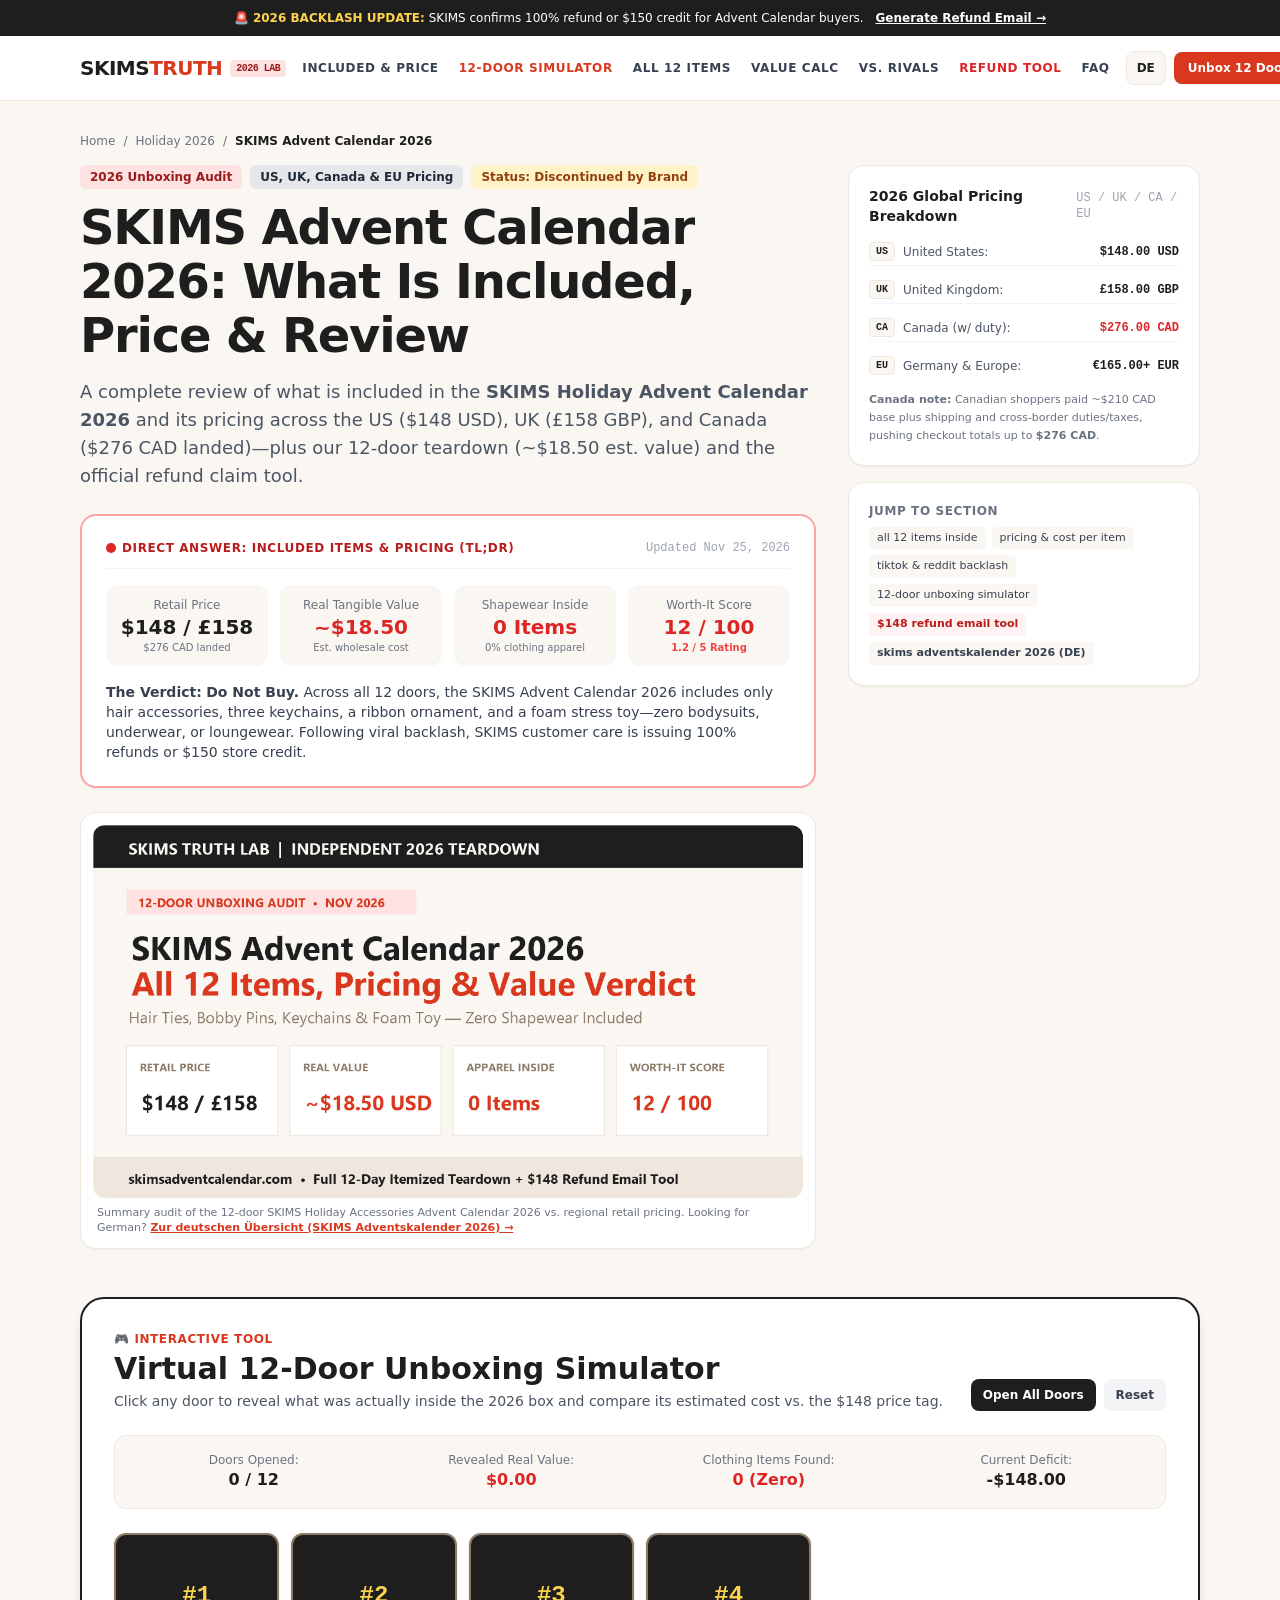
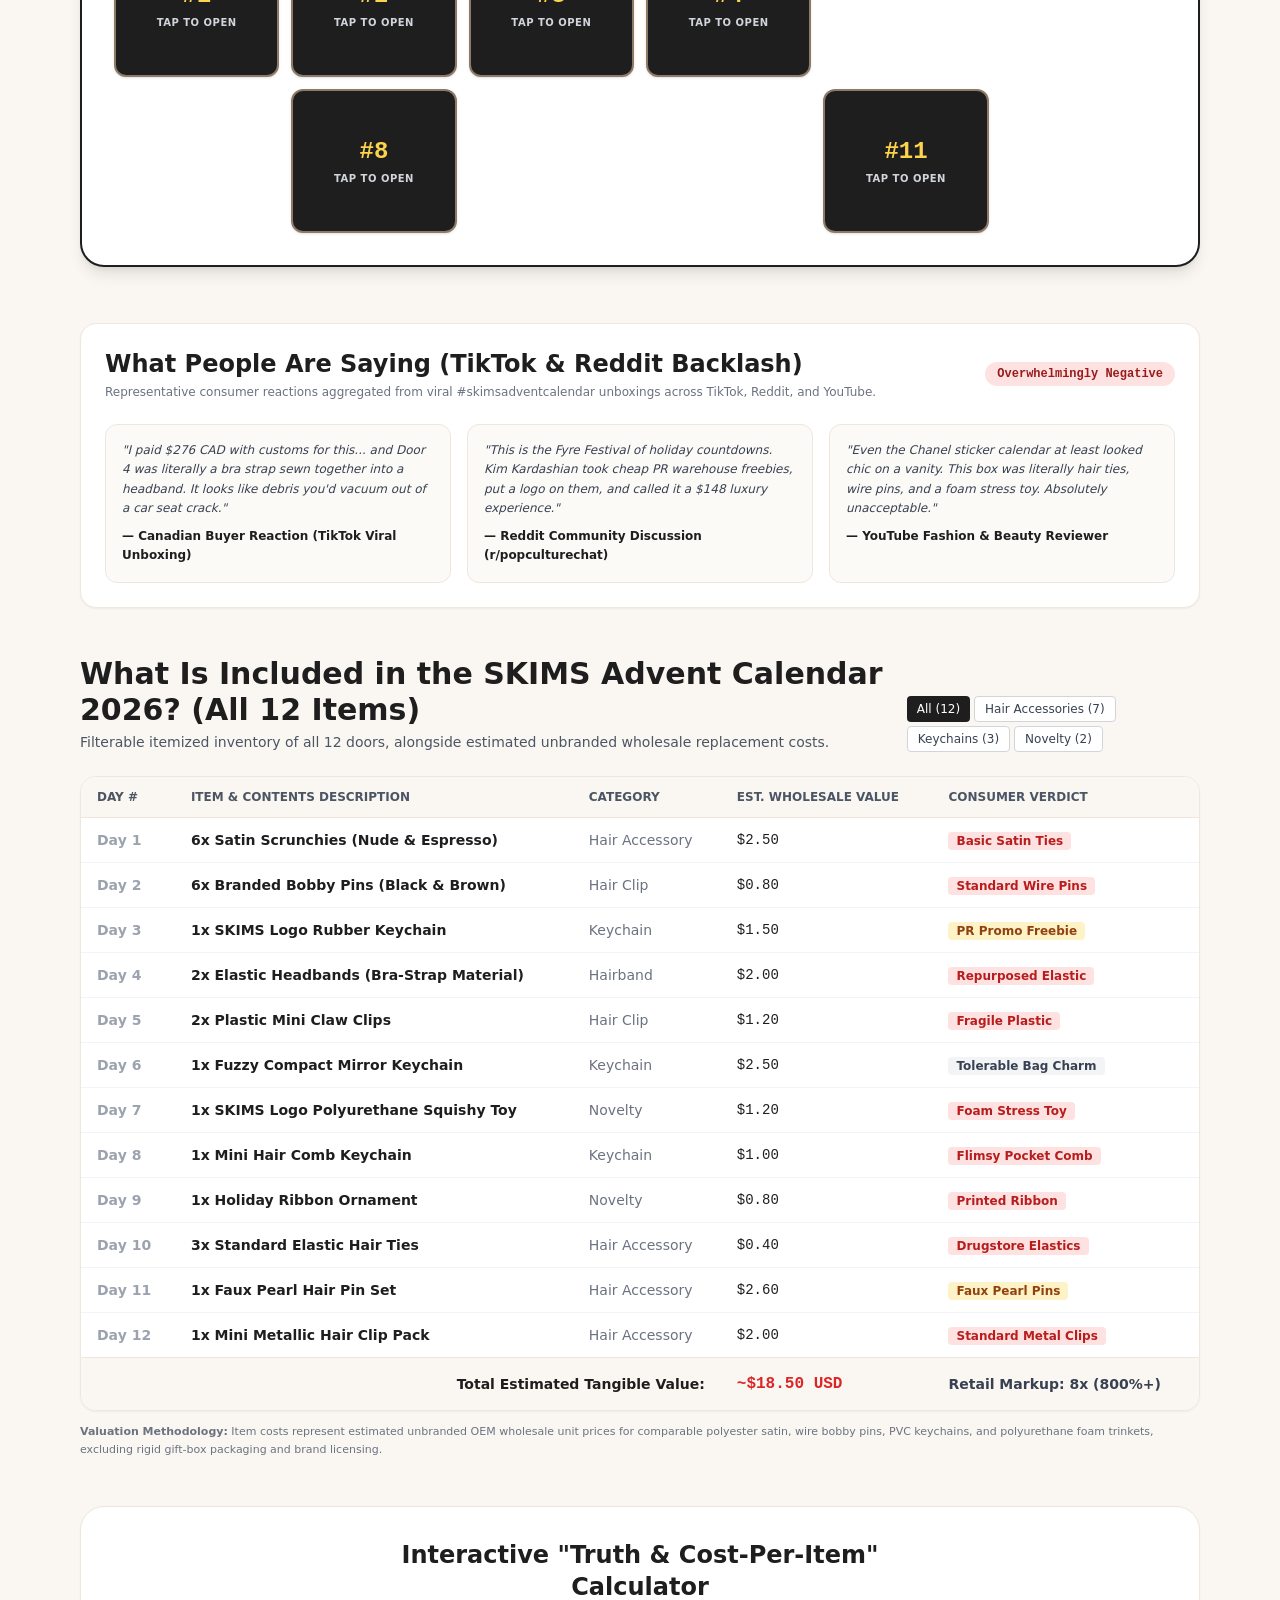
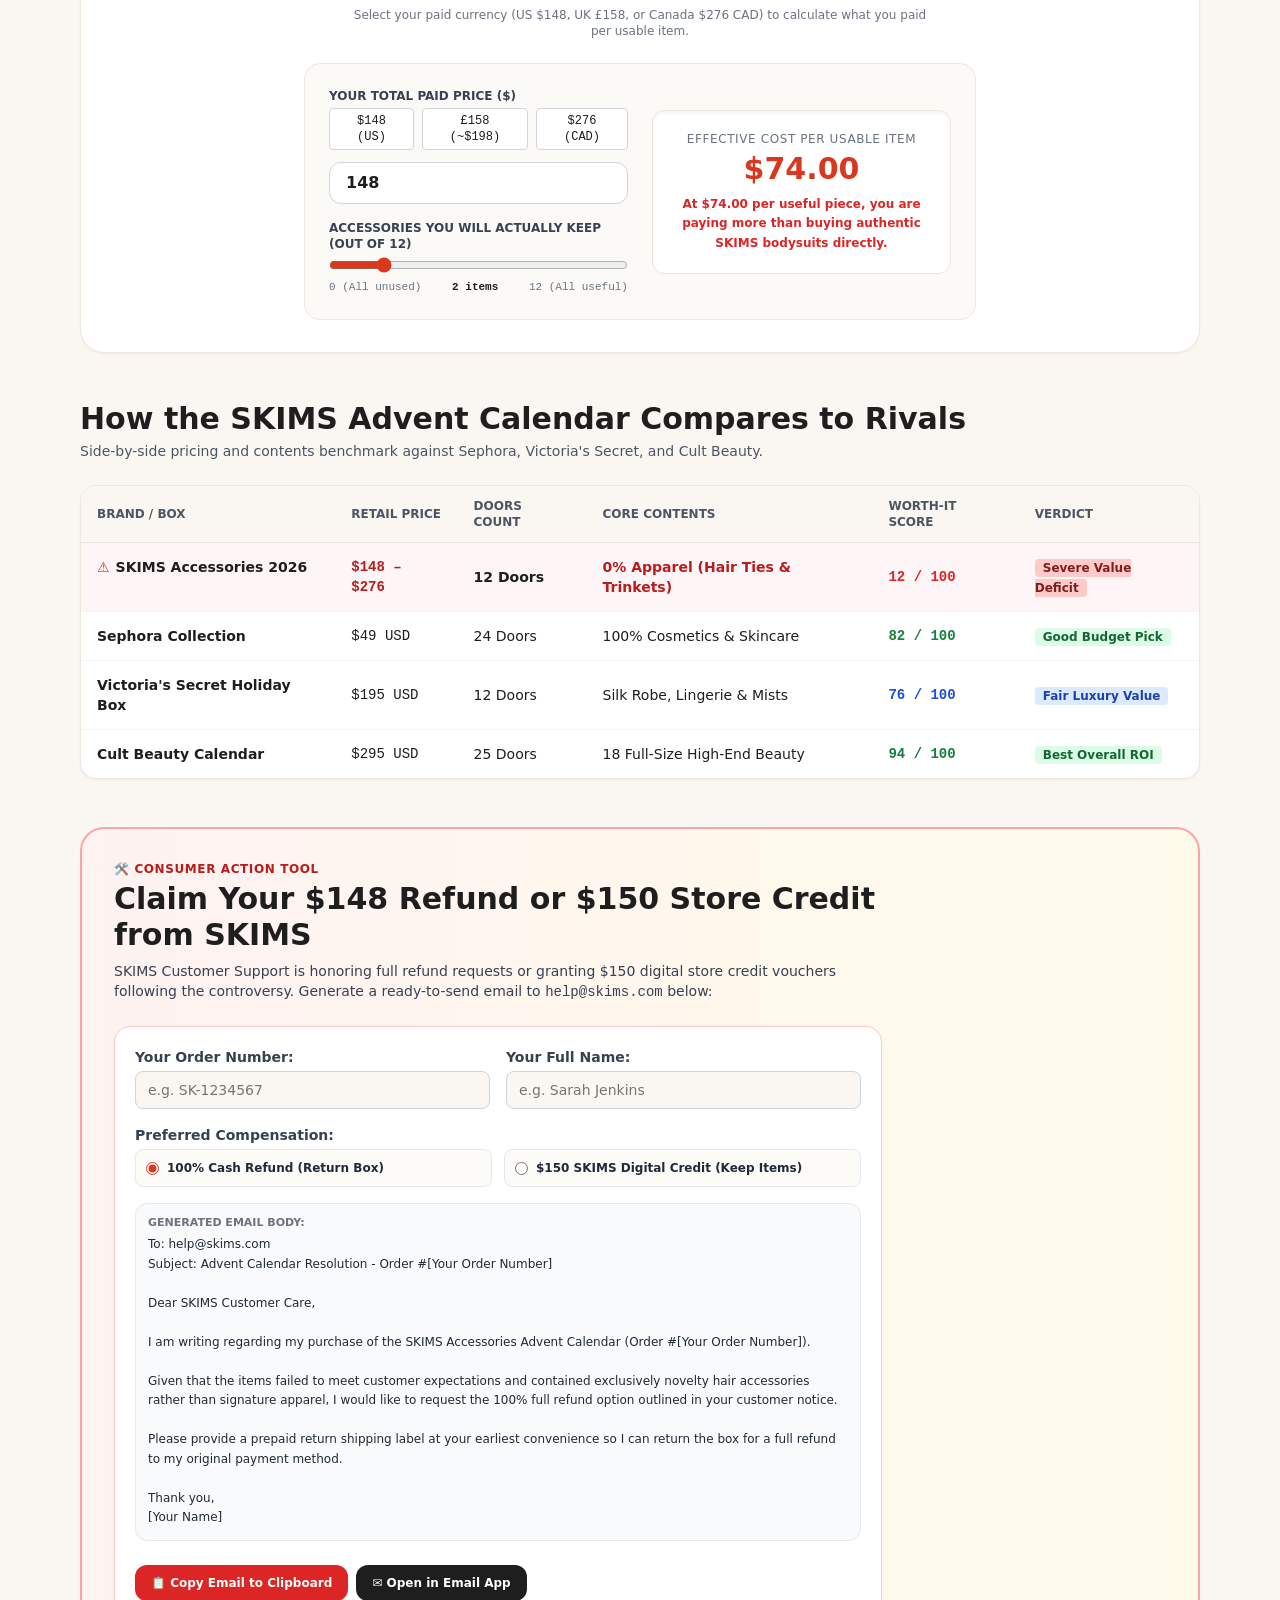
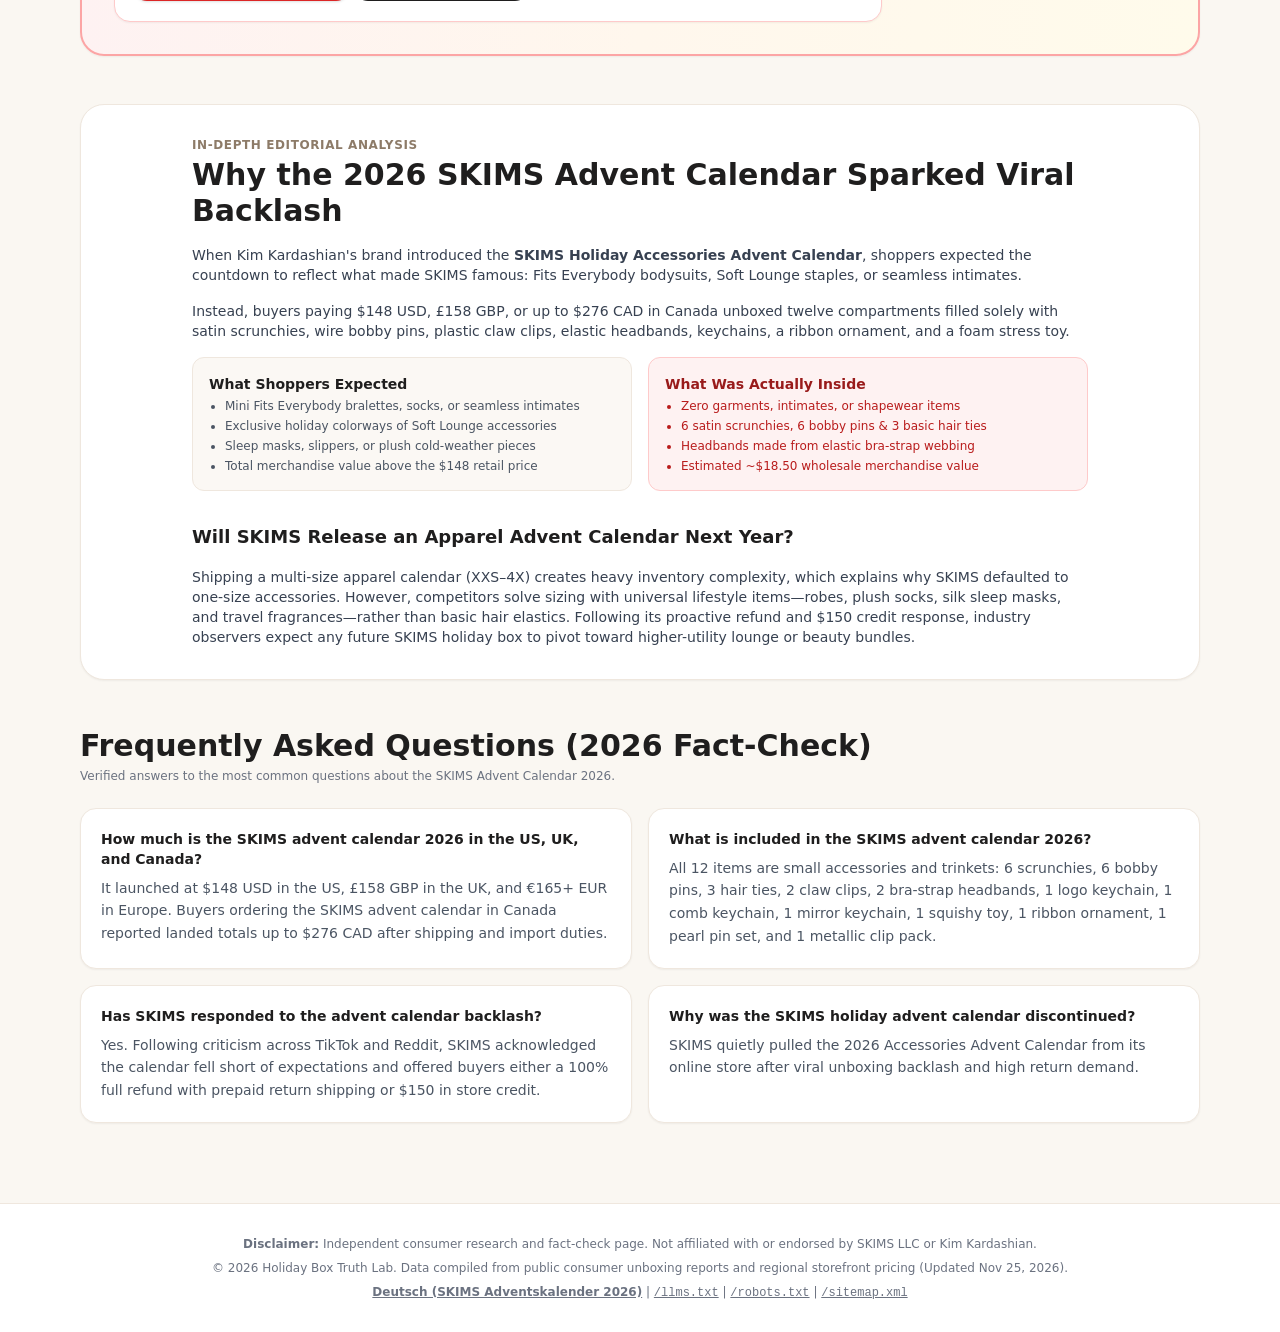
<file: index.html>
<!DOCTYPE html>
<html lang="en" class="scroll-smooth">
<head>
  <meta charset="UTF-8">
  <meta name="viewport" content="width=device-width, initial-scale=1.0">

  <!-- Analytics Tracking Script (pvuv.ai) -->
  <script defer src="https://www.pvuv.ai/f.js"
          data-site="Tq3h7T8z"
          data-api="https://in.pvuv.ai"></script>

  <!-- Primary Title Optimized for Search CTR & 2026 Core Queries (<60 chars) -->
  <title>SKIMS Advent Calendar 2026: All 12 Items, Price &amp; Review</title>

  <!-- SEO Meta Tags (<160 chars) -->
  <meta name="description" content="What is included in the 2026 SKIMS Advent Calendar? Unbox all 12 items ($18.50 real value vs $148 / £158 / $276 CAD price), backlash review &amp; refund guide.">
  <meta name="keywords" content="SKIMS advent calendar 2026, SKIMS advent calendar, what is included in the SKIMS advent calendar, SKIMS advent calendar pricing, SKIMS advent calendar items, SKIMS advent calendar canada, SKIMS advent calendar backlash, SKIMS holiday advent calendar, SKIMS advent calendar refund">
  <meta name="author" content="Holiday Box Truth Lab">
  <link rel="canonical" href="https://www.skimsadventcalendar.com/">
  <link rel="alternate" hreflang="en" href="https://www.skimsadventcalendar.com/">
  <link rel="alternate" hreflang="de" href="https://www.skimsadventcalendar.com/de/">
  <link rel="alternate" hreflang="x-default" href="https://www.skimsadventcalendar.com/">

  <!-- Favicon Declaration -->
  <link rel="icon" type="image/svg+xml" href="data:image/svg+xml,<svg xmlns='http://www.w3.org/2000/svg' viewBox='0 0 100 100'><rect width='100' height='100' rx='22' fill='%231F1E1E'/><text x='50%' y='55%' dominant-baseline='middle' text-anchor='middle' font-family='system-ui,-apple-system,sans-serif' font-size='52' font-weight='900' fill='%23FAF7F2'>S</text></svg>">
  <link rel="alternate icon" href="/favicon.ico">

  <!-- Open Graph & Social Cards -->
  <meta property="og:type" content="article">
  <meta property="og:locale" content="en_US">
  <meta property="og:title" content="SKIMS Advent Calendar 2026: All 12 Items, Price &amp; Review">
  <meta property="og:description" content="What is included in the 2026 SKIMS Advent Calendar? Unbox all 12 items ($18.50 real value vs $148 / £158 / $276 CAD price), backlash review &amp; refund guide.">
  <meta property="og:image" content="https://www.skimsadventcalendar.com/assets/skims-advent-calendar-2026-breakdown.png">
  <meta property="og:image:width" content="1200">
  <meta property="og:image:height" content="630">
  <meta property="og:image:alt" content="SKIMS Advent Calendar 2026 all 12 items included and $148 pricing breakdown">
  <meta property="og:url" content="https://www.skimsadventcalendar.com/">
  <meta name="twitter:card" content="summary_large_image">
  <meta name="twitter:title" content="SKIMS Advent Calendar 2026: All 12 Items, Price &amp; Review">
  <meta name="twitter:description" content="Full 12-door itemized teardown ($18.50 est. value vs $148 / £158 / $276 CAD), consumer verdict, and refund email tool.">
  <meta name="twitter:image" content="https://www.skimsadventcalendar.com/assets/skims-advent-calendar-2026-breakdown.png">

  <!-- Zero-Dependency Static Stylesheet -->
  <link rel="stylesheet" href="/styles.css">

  <!-- Schema.org JSON-LD Structured Data: WebSite, BreadcrumbList, Review, ItemList & FAQPage -->
  <script type="application/ld+json">
  {
    "@context": "https://schema.org",
    "@graph": [
      {
        "@type": "WebSite",
        "@id": "https://www.skimsadventcalendar.com/#website",
        "url": "https://www.skimsadventcalendar.com/",
        "name": "SKIMS Advent Calendar 2026 Truth Lab",
        "inLanguage": "en"
      },
      {
        "@type": "BreadcrumbList",
        "@id": "https://www.skimsadventcalendar.com/#breadcrumb",
        "itemListElement": [
          {
            "@type": "ListItem",
            "position": 1,
            "name": "Home",
            "item": "https://www.skimsadventcalendar.com/"
          },
          {
            "@type": "ListItem",
            "position": 2,
            "name": "Holiday 2026 Reviews",
            "item": "https://www.skimsadventcalendar.com/#tldr-summary"
          },
          {
            "@type": "ListItem",
            "position": 3,
            "name": "SKIMS Advent Calendar 2026"
          }
        ]
      },
      {
        "@type": "Product",
        "@id": "https://www.skimsadventcalendar.com/#product",
        "name": "SKIMS Holiday Accessories Advent Calendar 2026",
        "url": "https://www.skimsadventcalendar.com/",
        "image": "https://www.skimsadventcalendar.com/assets/skims-advent-calendar-2026-breakdown.png",
        "description": "12-day holiday countdown box containing SKIMS branded hair accessories, keychains, and novelty trinkets.",
        "brand": {
          "@type": "Brand",
          "name": "SKIMS"
        },
        "review": {
          "@type": "Review",
          "@id": "https://www.skimsadventcalendar.com/#review",
          "name": "SKIMS Advent Calendar 2026 Review: What Is Included and Its Pricing",
          "url": "https://www.skimsadventcalendar.com/",
          "inLanguage": "en",
          "datePublished": "2026-11-13",
          "dateModified": "2026-11-25",
          "author": {
            "@type": "Organization",
            "name": "Holiday Box Truth Lab"
          },
          "publisher": {
            "@type": "Organization",
            "name": "Holiday Box Truth Lab"
          },
          "reviewBody": "The 2026 SKIMS Holiday Accessories Advent Calendar retails for $148 USD (£158 GBP, up to $276 CAD with shipping and duties) across 12 doors containing solely hair accessories, keychains, and novelty trinkets worth roughly $18.50 wholesale, with zero shapewear or apparel included. Following viral backlash, SKIMS offered a 100% cash refund or $150 store credit.",
          "reviewRating": {
            "@type": "Rating",
            "ratingValue": "1.2",
            "bestRating": "5",
            "worstRating": "1"
          },
          "positiveNotes": {
            "@type": "ItemList",
            "itemListElement": [
              { "@type": "ListItem", "position": 1, "name": "Neutral SKIMS signature packaging aesthetic" },
              { "@type": "ListItem", "position": 2, "name": "SKIMS Customer Care issued 100% refunds or $150 store credit after backlash" }
            ]
          },
          "negativeNotes": {
            "@type": "ItemList",
            "itemListElement": [
              { "@type": "ListItem", "position": 1, "name": "Zero shapewear, loungewear, or intimates included across 12 doors" },
              { "@type": "ListItem", "position": 2, "name": "Estimated ~$18.50 tangible merchandise cost vs $148 USD / $276 CAD landed price" },
              { "@type": "ListItem", "position": 3, "name": "High ratio of basic elastic hair ties, wire bobby pins, and novelty keychains" }
            ]
          }
        }
      },
      {
        "@type": "ItemList",
        "@id": "https://www.skimsadventcalendar.com/#items",
        "name": "SKIMS Advent Calendar 2026 All 12 Items Inside",
        "numberOfItems": 12,
        "itemListElement": [
          { "@type": "ListItem", "position": 1, "name": "6x Satin Scrunchies (Nude & Espresso)" },
          { "@type": "ListItem", "position": 2, "name": "6x Branded Bobby Pins (Black & Brown)" },
          { "@type": "ListItem", "position": 3, "name": "1x SKIMS Logo Rubber Keychain" },
          { "@type": "ListItem", "position": 4, "name": "2x Elastic Headbands (Bra-Strap Material)" },
          { "@type": "ListItem", "position": 5, "name": "2x Plastic Mini Claw Clips" },
          { "@type": "ListItem", "position": 6, "name": "1x Fuzzy Compact Mirror Keychain" },
          { "@type": "ListItem", "position": 7, "name": "1x SKIMS Logo Polyurethane Squishy Toy" },
          { "@type": "ListItem", "position": 8, "name": "1x Mini Hair Comb Keychain" },
          { "@type": "ListItem", "position": 9, "name": "1x Holiday Ribbon Ornament" },
          { "@type": "ListItem", "position": 10, "name": "3x Standard Elastic Hair Ties" },
          { "@type": "ListItem", "position": 11, "name": "1x Faux Pearl Hair Pin Set" },
          { "@type": "ListItem", "position": 12, "name": "1x Mini Metallic Hair Clip Pack" }
        ]
      },
      {
        "@type": "FAQPage",
        "mainEntity": [
          {
            "@type": "Question",
            "name": "How much is the SKIMS advent calendar 2026 in the US, UK, and Canada?",
            "acceptedAnswer": {
              "@type": "Answer",
              "text": "The SKIMS Advent Calendar 2026 retails for $148 USD in the United States, £158 GBP in the United Kingdom, and €165+ EUR in Europe. In Canada, retail conversion plus shipping and import duties pushed the landed total up to $276 CAD."
            }
          },
          {
            "@type": "Question",
            "name": "What is included in the SKIMS advent calendar 2026?",
            "acceptedAnswer": {
              "@type": "Answer",
              "text": "All 12 doors contain small hair accessories and novelty trinkets: 6 satin scrunchies, 6 bobby pins, 3 elastic hair ties, 2 mini claw clips, 2 bra-strap elastic headbands, 1 rubber logo keychain, 1 comb keychain, 1 fuzzy mirror keychain, 1 logo squishy toy, 1 ribbon ornament, 1 faux pearl pin set, and 1 metallic clip pack. Zero shapewear or clothing is included."
            }
          },
          {
            "@type": "Question",
            "name": "Has SKIMS responded to the advent calendar backlash?",
            "acceptedAnswer": {
              "@type": "Answer",
              "text": "Yes. Following viral backlash on TikTok and Reddit, SKIMS acknowledged the product did not meet customer expectations and offered affected buyers either a 100% full refund with free return shipping or $150 in SKIMS store credit."
            }
          },
          {
            "@type": "Question",
            "name": "Why was the SKIMS holiday advent calendar discontinued?",
            "acceptedAnswer": {
              "@type": "Answer",
              "text": "SKIMS quietly removed the 2026 Holiday Accessories Advent Calendar from its online storefront following widespread unboxing criticism and return requests."
            }
          },
          {
            "@type": "Question",
            "name": "How does the SKIMS advent calendar compare to Sephora or Victoria's Secret?",
            "acceptedAnswer": {
              "@type": "Answer",
              "text": "Sephora ($49) and Victoria's Secret ($195) deliver core cosmetics, skincare, fragrance, or sleepwear staples, whereas SKIMS charged $148 USD for novelty hair accessories."
            }
          }
        ]
      }
    ]
  }
  </script>
</head>
<body class="bg-brand-cream text-brand-charcoal font-sans antialiased selection:bg-brand-nude">

  <!-- Combined Sticky Header Wrapper (Prevents Alert/Nav Overlap on Mobile) -->
  <div class="sticky top-0 z-50">
    <!-- Breaking News Alert Banner -->
    <aside class="bg-brand-charcoal text-white text-xs py-2.5 px-4 text-center font-medium shadow-md">
      🚨 <strong class="text-amber-300">2026 BACKLASH UPDATE:</strong> SKIMS confirms 100% refund or $150 credit for Advent Calendar buyers.
      <a href="#refund-center" class="underline ml-2 text-white hover:text-amber-200 font-bold">Generate Refund Email &rarr;</a>
    </aside>

    <!-- Navbar -->
    <header class="border-b border-brand-nude/80 bg-white/95 backdrop-blur">
      <div class="max-w-6xl mx-auto px-4 h-16 flex items-center justify-between gap-4">
        <div class="flex items-center shrink-0">
          <a href="/" class="text-xl font-black tracking-tight text-brand-charcoal flex items-center whitespace-nowrap">
            SKIMS<span class="text-brand-accent">TRUTH</span>
            <span class="ml-2 text-[10px] bg-red-100 text-red-800 font-mono font-bold px-1.5 py-0.5 rounded uppercase whitespace-nowrap">2026 LAB</span>
          </a>
        </div>

        <!-- Desktop Nav -->
        <nav class="hidden lg:flex items-center space-x-5 text-xs uppercase tracking-wider font-bold text-gray-700 whitespace-nowrap">
          <a href="#tldr-summary" class="hover:text-brand-accent transition">Included &amp; Price</a>
          <a href="#unboxing-sim" class="hover:text-brand-accent transition text-brand-accent">12-Door Simulator</a>
          <a href="#contents-breakdown" class="hover:text-brand-accent transition">All 12 Items</a>
          <a href="#calculator" class="hover:text-brand-accent transition">Value Calc</a>
          <a href="#comparison" class="hover:text-brand-accent transition">vs. Rivals</a>
          <a href="#refund-center" class="hover:text-brand-accent transition font-extrabold text-red-600">Refund Tool</a>
          <a href="#faq" class="hover:text-brand-accent transition">FAQ</a>
        </nav>

        <!-- Action & Language Switch -->
        <div class="flex items-center space-x-2 shrink-0">
          <a href="/de/" hreflang="de" class="bg-brand-cream border border-brand-nude text-brand-charcoal px-2.5 py-2 rounded-lg text-xs font-bold hover:bg-brand-nude transition whitespace-nowrap" title="Deutsche Version: SKIMS Adventskalender 2026">
            DE
          </a>
          <a href="#unboxing-sim" class="bg-brand-accent text-white px-3.5 py-2 rounded-lg text-xs font-bold hover:bg-red-700 transition shadow-sm whitespace-nowrap">
            Unbox 12 Doors
          </a>
        </div>
      </div>
    </header>
  </div>

  <!-- Main Content Container -->
  <main class="max-w-6xl mx-auto px-4 py-8">

    <!-- Breadcrumb -->
    <nav aria-label="Breadcrumb" class="text-xs text-gray-500 mb-4 flex items-center space-x-2">
      <a href="https://www.skimsadventcalendar.com/" class="hover:underline">Home</a>
      <span>/</span>
      <a href="#tldr-summary" class="hover:underline">Holiday 2026</a>
      <span>/</span>
      <span class="text-brand-charcoal font-semibold">SKIMS Advent Calendar 2026</span>
    </nav>

    <!-- Hero Section (Direct Answers & Key Pricing) -->
    <div class="grid grid-cols-1 lg:grid-cols-12 gap-8 items-start mb-12">
      <div class="lg:col-span-8">

        <!-- Trending Badges -->
        <div class="flex flex-wrap gap-2 mb-3">
          <span class="bg-red-100 text-red-800 text-xs font-bold px-2.5 py-1 rounded-md">2026 Unboxing Audit</span>
          <span class="bg-gray-200 text-gray-800 text-xs font-semibold px-2.5 py-1 rounded-md">US, UK, Canada &amp; EU Pricing</span>
          <span class="bg-amber-100 text-amber-800 text-xs font-semibold px-2.5 py-1 rounded-md">Status: Discontinued by Brand</span>
        </div>

        <h1 class="text-3xl md:text-5xl font-extrabold tracking-tight text-brand-charcoal leading-tight mb-4">
          SKIMS Advent Calendar 2026: What Is Included, Price &amp; Review
        </h1>
        <p class="text-base md:text-lg text-gray-600 leading-relaxed mb-6">
          A complete review of what is included in the <strong>SKIMS Holiday Advent Calendar 2026</strong> and its pricing across the US ($148 USD), UK (£158 GBP), and Canada ($276 CAD landed)—plus our 12-door teardown (~$18.50 est. value) and the official refund claim tool.
        </p>

        <!-- GEO Direct Answer Block -->
        <section id="tldr-summary" class="bg-white border-2 border-red-300 rounded-2xl p-6 shadow-sm mb-6">
          <div class="flex items-center justify-between border-b border-gray-100 pb-3 mb-4">
            <h2 class="text-xs font-black uppercase tracking-wider text-red-700 flex items-center gap-1.5">
              <span class="w-2.5 h-2.5 rounded-full bg-red-600 animate-pulse"></span>
              Direct Answer: Included Items &amp; Pricing (TL;DR)
            </h2>
            <span class="text-xs text-gray-400 font-mono">Updated Nov 25, 2026</span>
          </div>

          <div class="grid grid-cols-2 sm:grid-cols-4 gap-3 text-center mb-4">
            <div class="p-3 bg-brand-cream rounded-xl">
              <span class="text-xs text-gray-500 block">Retail Price</span>
              <span class="text-lg md:text-xl font-extrabold text-brand-charcoal whitespace-nowrap">$148 / £158</span>
              <span class="text-[10px] text-gray-500 block">$276 CAD landed</span>
            </div>
            <div class="p-3 bg-brand-cream rounded-xl">
              <span class="text-xs text-gray-500 block">Real Tangible Value</span>
              <span class="text-lg md:text-xl font-extrabold text-red-600 whitespace-nowrap">~$18.50</span>
              <span class="text-[10px] text-gray-500 block">Est. wholesale cost</span>
            </div>
            <div class="p-3 bg-brand-cream rounded-xl">
              <span class="text-xs text-gray-500 block">Shapewear Inside</span>
              <span class="text-lg md:text-xl font-extrabold text-red-600 whitespace-nowrap">0 Items</span>
              <span class="text-[10px] text-gray-500 block">0% clothing apparel</span>
            </div>
            <div class="p-3 bg-brand-cream rounded-xl">
              <span class="text-xs text-gray-500 block">Worth-It Score</span>
              <span class="text-lg md:text-xl font-extrabold text-red-600 whitespace-nowrap">12 / 100</span>
              <span class="text-[10px] text-red-500 font-bold block">1.2 / 5 Rating</span>
            </div>
          </div>

          <p class="text-xs md:text-sm text-gray-700 leading-normal">
            <strong>The Verdict:</strong> <strong>Do Not Buy.</strong> Across all 12 doors, the SKIMS Advent Calendar 2026 includes only hair accessories, three keychains, a ribbon ornament, and a foam stress toy—zero bodysuits, underwear, or loungewear. Following viral backlash, SKIMS customer care is issuing 100% refunds or $150 store credit.
          </p>
        </section>

        <!-- Visual Breakdown Card (Indexable Original Asset) -->
        <figure class="bg-white border border-brand-nude rounded-2xl p-3 shadow-sm">
          <img src="/assets/skims-advent-calendar-2026-breakdown.png"
               width="1200"
               height="630"
               alt="SKIMS Advent Calendar 2026 summary showing $148 / £158 retail price, ~$18.50 real value, 0 shapewear items, and 12/100 score"
               class="w-full rounded-xl">
          <figcaption class="text-[11px] text-gray-500 mt-2 px-1">
            Summary audit of the 12-door SKIMS Holiday Accessories Advent Calendar 2026 vs. regional retail pricing. Looking for German? <a href="/de/" class="underline font-semibold text-brand-accent">Zur deutschen Übersicht (SKIMS Adventskalender 2026) &rarr;</a>
          </figcaption>
        </figure>

      </div>

      <!-- Quick Regional Price & Search Metrics Panel -->
      <aside class="lg:col-span-4 space-y-4">

        <!-- Regional Price Box -->
        <div class="bg-white border border-brand-nude rounded-2xl p-5 shadow-sm">
          <h3 class="font-bold text-sm text-brand-charcoal mb-3 flex items-center justify-between">
            <span>2026 Global Pricing Breakdown</span>
            <span class="text-xs font-normal text-gray-400 font-mono">US / UK / CA / EU</span>
          </h3>
          <ul class="text-xs space-y-2.5">
            <li class="flex justify-between items-center py-1 border-b border-gray-100">
              <span class="text-gray-600 flex items-center gap-2"><span class="bg-brand-cream border border-brand-nude text-[10px] font-mono font-bold px-1.5 py-0.5 rounded text-brand-charcoal">US</span> United States:</span>
              <span class="font-bold font-mono text-brand-charcoal">$148.00 USD</span>
            </li>
            <li class="flex justify-between items-center py-1 border-b border-gray-100">
              <span class="text-gray-600 flex items-center gap-2"><span class="bg-brand-cream border border-brand-nude text-[10px] font-mono font-bold px-1.5 py-0.5 rounded text-brand-charcoal">UK</span> United Kingdom:</span>
              <span class="font-bold font-mono text-brand-charcoal">£158.00 GBP</span>
            </li>
            <li class="flex justify-between items-center py-1 border-b border-gray-100">
              <span class="text-gray-600 flex items-center gap-2"><span class="bg-brand-cream border border-brand-nude text-[10px] font-mono font-bold px-1.5 py-0.5 rounded text-brand-charcoal">CA</span> Canada (w/ duty):</span>
              <span class="font-bold font-mono text-red-600">$276.00 CAD</span>
            </li>
            <li class="flex justify-between items-center py-1">
              <span class="text-gray-600 flex items-center gap-2"><span class="bg-brand-cream border border-brand-nude text-[10px] font-mono font-bold px-1.5 py-0.5 rounded text-brand-charcoal">EU</span> Germany &amp; Europe:</span>
              <span class="font-bold font-mono text-brand-charcoal">€165.00+ EUR</span>
            </li>
          </ul>
          <p class="text-[11px] text-gray-500 mt-3 leading-relaxed">
            <strong>Canada note:</strong> Canadian shoppers paid ~$210 CAD base plus shipping and cross-border duties/taxes, pushing checkout totals up to <strong>$276 CAD</strong>.
          </p>
        </div>

        <!-- Quick Navigation Links -->
        <div class="bg-white border border-brand-nude rounded-2xl p-5 shadow-sm">
          <h3 class="font-bold text-xs uppercase tracking-wider text-gray-500 mb-2">Jump to Section</h3>
          <div class="flex flex-wrap gap-1.5 text-[11px]">
            <a href="#contents-breakdown" class="bg-brand-cream hover:bg-brand-nude px-2 py-1 rounded text-gray-700 transition">all 12 items inside</a>
            <a href="#calculator" class="bg-brand-cream hover:bg-brand-nude px-2 py-1 rounded text-gray-700 transition">pricing &amp; cost per item</a>
            <a href="#what-people-say" class="bg-brand-cream hover:bg-brand-nude px-2 py-1 rounded text-gray-700 transition">tiktok &amp; reddit backlash</a>
            <a href="#unboxing-sim" class="bg-brand-cream hover:bg-brand-nude px-2 py-1 rounded text-gray-700 transition">12-door unboxing simulator</a>
            <a href="#refund-center" class="bg-red-50 text-red-700 hover:bg-red-100 px-2 py-1 rounded font-semibold transition">$148 refund email tool</a>
            <a href="/de/" class="bg-brand-cream hover:bg-brand-nude px-2 py-1 rounded text-gray-700 font-semibold transition">skims adventskalender 2026 (DE)</a>
          </div>
        </div>

      </aside>
    </div>

    <!-- Interactive Simulator: 12-Door Virtual Unboxing -->
    <section id="unboxing-sim" class="bg-white border-2 border-brand-charcoal rounded-3xl p-6 md:p-8 mb-14 shadow-lg">
      <div class="flex flex-col md:flex-row md:items-end justify-between mb-6">
        <div>
          <span class="text-xs font-extrabold uppercase tracking-wider text-brand-accent block mb-1">🎮 Interactive Tool</span>
          <h2 class="text-2xl md:text-3xl font-extrabold text-brand-charcoal">
            Virtual 12-Door Unboxing Simulator
          </h2>
          <p class="text-xs md:text-sm text-gray-600 mt-1">
            Click any door to reveal what was actually inside the 2026 box and compare its estimated cost vs. the $148 price tag.
          </p>
        </div>
        <div class="mt-4 md:mt-0 flex gap-2">
          <button type="button" onclick="openAllDoors()" class="bg-brand-charcoal hover:bg-black text-white text-xs font-bold px-3 py-2 rounded-lg transition">
            Open All Doors
          </button>
          <button type="button" onclick="resetDoors()" class="bg-gray-100 hover:bg-gray-200 text-gray-700 text-xs font-bold px-3 py-2 rounded-lg transition">
            Reset
          </button>
        </div>
      </div>

      <!-- Real-Time Unbox Tally -->
      <div class="grid grid-cols-2 sm:grid-cols-4 gap-3 bg-brand-cream p-4 rounded-xl border border-brand-nude mb-6 text-center text-xs">
        <div>
          <span class="text-gray-500 block">Doors Opened:</span>
          <span id="doorsCount" class="font-extrabold text-brand-charcoal text-base">0 / 12</span>
        </div>
        <div>
          <span class="text-gray-500 block">Revealed Real Value:</span>
          <span id="revealedValue" class="font-extrabold text-red-600 text-base">$0.00</span>
        </div>
        <div>
          <span class="text-gray-500 block">Clothing Items Found:</span>
          <span class="font-extrabold text-red-600 text-base">0 (Zero)</span>
        </div>
        <div>
          <span class="text-gray-500 block">Current Deficit:</span>
          <span id="priceDeficit" class="font-extrabold text-brand-charcoal text-base">-$148.00</span>
        </div>
      </div>

      <!-- 12-Door Grid -->
      <div class="grid grid-cols-2 sm:grid-cols-3 md:grid-cols-4 lg:grid-cols-6 gap-3" id="doorsGrid"></div>
    </section>

    <!-- Social Buzz: What People Are Saying -->
    <section id="what-people-say" class="bg-white border border-brand-nude rounded-2xl p-6 mb-12 shadow-sm">
      <div class="flex flex-col sm:flex-row sm:items-center justify-between mb-6">
        <div>
          <h2 class="text-xl md:text-2xl font-extrabold text-brand-charcoal flex items-center gap-2">
            <span>What People Are Saying (TikTok &amp; Reddit Backlash)</span>
          </h2>
          <p class="text-xs text-gray-500 mt-1">Representative consumer reactions aggregated from viral #skimsadventcalendar unboxings across TikTok, Reddit, and YouTube.</p>
        </div>
        <span class="text-xs font-mono bg-red-100 text-red-800 font-bold px-3 py-1 rounded-full mt-2 sm:mt-0">Overwhelmingly Negative</span>
      </div>

      <div class="grid grid-cols-1 md:grid-cols-3 gap-4">
        <blockquote class="bg-brand-cream/60 p-4 rounded-xl border border-brand-nude text-xs leading-relaxed">
          <p class="text-gray-700 italic mb-2">"I paid $276 CAD with customs for this... and Door 4 was literally a bra strap sewn together into a headband. It looks like debris you'd vacuum out of a car seat crack."</p>
          <cite class="not-italic font-bold text-brand-charcoal block">— Canadian Buyer Reaction (TikTok Viral Unboxing)</cite>
        </blockquote>
        <blockquote class="bg-brand-cream/60 p-4 rounded-xl border border-brand-nude text-xs leading-relaxed">
          <p class="text-gray-700 italic mb-2">"This is the Fyre Festival of holiday countdowns. Kim Kardashian took cheap PR warehouse freebies, put a logo on them, and called it a $148 luxury experience."</p>
          <cite class="not-italic font-bold text-brand-charcoal block">— Reddit Community Discussion (r/popculturechat)</cite>
        </blockquote>
        <blockquote class="bg-brand-cream/60 p-4 rounded-xl border border-brand-nude text-xs leading-relaxed">
          <p class="text-gray-700 italic mb-2">"Even the Chanel sticker calendar at least looked chic on a vanity. This box was literally hair ties, wire pins, and a foam stress toy. Absolutely unacceptable."</p>
          <cite class="not-italic font-bold text-brand-charcoal block">— YouTube Fashion &amp; Beauty Reviewer</cite>
        </blockquote>
      </div>
    </section>

    <!-- Complete 12-Day Inside Contents & Items Breakdown -->
    <section id="contents-breakdown" class="mb-12">
      <div class="flex flex-col md:flex-row md:items-end justify-between mb-6">
        <div>
          <h2 class="text-2xl md:text-3xl font-extrabold text-brand-charcoal">
            What Is Included in the SKIMS Advent Calendar 2026? (All 12 Items)
          </h2>
          <p class="text-sm text-gray-600 mt-1">
            Filterable itemized inventory of all 12 doors, alongside estimated unbranded wholesale replacement costs.
          </p>
        </div>
        <!-- Category Filter Buttons -->
        <div class="mt-4 md:mt-0 flex flex-wrap gap-1 text-xs">
          <button type="button" onclick="filterItems('all', this)" class="category-btn active bg-brand-charcoal text-white px-2.5 py-1 rounded">All (12)</button>
          <button type="button" onclick="filterItems('hair', this)" class="category-btn bg-white border border-gray-300 text-gray-700 px-2.5 py-1 rounded">Hair Accessories (7)</button>
          <button type="button" onclick="filterItems('keychain', this)" class="category-btn bg-white border border-gray-300 text-gray-700 px-2.5 py-1 rounded">Keychains (3)</button>
          <button type="button" onclick="filterItems('novelty', this)" class="category-btn bg-white border border-gray-300 text-gray-700 px-2.5 py-1 rounded">Novelty (2)</button>
        </div>
      </div>

      <div class="overflow-x-auto bg-white border border-brand-nude rounded-2xl shadow-sm">
        <table class="w-full text-left text-sm" id="contentsTable">
          <thead class="bg-brand-cream text-xs uppercase font-bold text-gray-600 border-b border-brand-nude">
            <tr>
              <th class="py-3 px-4">Day #</th>
              <th class="py-3 px-4">Item &amp; Contents Description</th>
              <th class="py-3 px-4">Category</th>
              <th class="py-3 px-4">Est. Wholesale Value</th>
              <th class="py-3 px-4">Consumer Verdict</th>
            </tr>
          </thead>
          <tbody class="divide-y divide-gray-100 text-xs md:text-sm" id="tableBody">
            <tr data-category="hair" class="hover:bg-gray-50/50">
              <td class="py-3 px-4 font-bold text-gray-400">Day 1</td>
              <td class="py-3 px-4 font-semibold text-brand-charcoal">6x Satin Scrunchies (Nude &amp; Espresso)</td>
              <td class="py-3 px-4 text-gray-500">Hair Accessory</td>
              <td class="py-3 px-4 font-mono font-medium">$2.50</td>
              <td class="py-3 px-4"><span class="bg-red-100 text-red-700 px-2 py-0.5 rounded text-xs font-semibold">Basic Satin Ties</span></td>
            </tr>
            <tr data-category="hair" class="hover:bg-gray-50/50">
              <td class="py-3 px-4 font-bold text-gray-400">Day 2</td>
              <td class="py-3 px-4 font-semibold text-brand-charcoal">6x Branded Bobby Pins (Black &amp; Brown)</td>
              <td class="py-3 px-4 text-gray-500">Hair Clip</td>
              <td class="py-3 px-4 font-mono font-medium">$0.80</td>
              <td class="py-3 px-4"><span class="bg-red-100 text-red-700 px-2 py-0.5 rounded text-xs font-semibold">Standard Wire Pins</span></td>
            </tr>
            <tr data-category="keychain" class="hover:bg-gray-50/50">
              <td class="py-3 px-4 font-bold text-gray-400">Day 3</td>
              <td class="py-3 px-4 font-semibold text-brand-charcoal">1x SKIMS Logo Rubber Keychain</td>
              <td class="py-3 px-4 text-gray-500">Keychain</td>
              <td class="py-3 px-4 font-mono font-medium">$1.50</td>
              <td class="py-3 px-4"><span class="bg-amber-100 text-amber-800 px-2 py-0.5 rounded text-xs font-semibold">PR Promo Freebie</span></td>
            </tr>
            <tr data-category="hair" class="hover:bg-gray-50/50">
              <td class="py-3 px-4 font-bold text-gray-400">Day 4</td>
              <td class="py-3 px-4 font-semibold text-brand-charcoal">2x Elastic Headbands (Bra-Strap Material)</td>
              <td class="py-3 px-4 text-gray-500">Hairband</td>
              <td class="py-3 px-4 font-mono font-medium">$2.00</td>
              <td class="py-3 px-4"><span class="bg-red-100 text-red-700 px-2 py-0.5 rounded text-xs font-semibold">Repurposed Elastic</span></td>
            </tr>
            <tr data-category="hair" class="hover:bg-gray-50/50">
              <td class="py-3 px-4 font-bold text-gray-400">Day 5</td>
              <td class="py-3 px-4 font-semibold text-brand-charcoal">2x Plastic Mini Claw Clips</td>
              <td class="py-3 px-4 text-gray-500">Hair Clip</td>
              <td class="py-3 px-4 font-mono font-medium">$1.20</td>
              <td class="py-3 px-4"><span class="bg-red-100 text-red-700 px-2 py-0.5 rounded text-xs font-semibold">Fragile Plastic</span></td>
            </tr>
            <tr data-category="keychain" class="hover:bg-gray-50/50">
              <td class="py-3 px-4 font-bold text-gray-400">Day 6</td>
              <td class="py-3 px-4 font-semibold text-brand-charcoal">1x Fuzzy Compact Mirror Keychain</td>
              <td class="py-3 px-4 text-gray-500">Keychain</td>
              <td class="py-3 px-4 font-mono font-medium">$2.50</td>
              <td class="py-3 px-4"><span class="bg-gray-100 text-gray-700 px-2 py-0.5 rounded text-xs font-semibold">Tolerable Bag Charm</span></td>
            </tr>
            <tr data-category="novelty" class="hover:bg-gray-50/50">
              <td class="py-3 px-4 font-bold text-gray-400">Day 7</td>
              <td class="py-3 px-4 font-semibold text-brand-charcoal">1x SKIMS Logo Polyurethane Squishy Toy</td>
              <td class="py-3 px-4 text-gray-500">Novelty</td>
              <td class="py-3 px-4 font-mono font-medium">$1.20</td>
              <td class="py-3 px-4"><span class="bg-red-100 text-red-700 px-2 py-0.5 rounded text-xs font-semibold">Foam Stress Toy</span></td>
            </tr>
            <tr data-category="keychain" class="hover:bg-gray-50/50">
              <td class="py-3 px-4 font-bold text-gray-400">Day 8</td>
              <td class="py-3 px-4 font-semibold text-brand-charcoal">1x Mini Hair Comb Keychain</td>
              <td class="py-3 px-4 text-gray-500">Keychain</td>
              <td class="py-3 px-4 font-mono font-medium">$1.00</td>
              <td class="py-3 px-4"><span class="bg-red-100 text-red-700 px-2 py-0.5 rounded text-xs font-semibold">Flimsy Pocket Comb</span></td>
            </tr>
            <tr data-category="novelty" class="hover:bg-gray-50/50">
              <td class="py-3 px-4 font-bold text-gray-400">Day 9</td>
              <td class="py-3 px-4 font-semibold text-brand-charcoal">1x Holiday Ribbon Ornament</td>
              <td class="py-3 px-4 text-gray-500">Novelty</td>
              <td class="py-3 px-4 font-mono font-medium">$0.80</td>
              <td class="py-3 px-4"><span class="bg-red-100 text-red-700 px-2 py-0.5 rounded text-xs font-semibold">Printed Ribbon</span></td>
            </tr>
            <tr data-category="hair" class="hover:bg-gray-50/50">
              <td class="py-3 px-4 font-bold text-gray-400">Day 10</td>
              <td class="py-3 px-4 font-semibold text-brand-charcoal">3x Standard Elastic Hair Ties</td>
              <td class="py-3 px-4 text-gray-500">Hair Accessory</td>
              <td class="py-3 px-4 font-mono font-medium">$0.40</td>
              <td class="py-3 px-4"><span class="bg-red-100 text-red-700 px-2 py-0.5 rounded text-xs font-semibold">Drugstore Elastics</span></td>
            </tr>
            <tr data-category="hair" class="hover:bg-gray-50/50">
              <td class="py-3 px-4 font-bold text-gray-400">Day 11</td>
              <td class="py-3 px-4 font-semibold text-brand-charcoal">1x Faux Pearl Hair Pin Set</td>
              <td class="py-3 px-4 text-gray-500">Hair Accessory</td>
              <td class="py-3 px-4 font-mono font-medium">$2.60</td>
              <td class="py-3 px-4"><span class="bg-amber-100 text-amber-800 px-2 py-0.5 rounded text-xs font-semibold">Faux Pearl Pins</span></td>
            </tr>
            <tr data-category="hair" class="hover:bg-gray-50/50">
              <td class="py-3 px-4 font-bold text-gray-400">Day 12</td>
              <td class="py-3 px-4 font-semibold text-brand-charcoal">1x Mini Metallic Hair Clip Pack</td>
              <td class="py-3 px-4 text-gray-500">Hair Accessory</td>
              <td class="py-3 px-4 font-mono font-medium">$2.00</td>
              <td class="py-3 px-4"><span class="bg-red-100 text-red-700 px-2 py-0.5 rounded text-xs font-semibold">Standard Metal Clips</span></td>
            </tr>
          </tbody>
          <tfoot class="bg-brand-cream font-bold border-t border-brand-nude text-xs md:text-sm">
            <tr>
              <td colspan="3" class="py-3.5 px-4 text-right">Total Estimated Tangible Value:</td>
              <td class="py-3.5 px-4 font-mono text-red-600 font-extrabold text-base">~$18.50 USD</td>
              <td class="py-3.5 px-4 text-gray-700">Retail Markup: <strong>8x (800%+)</strong></td>
            </tr>
          </tfoot>
        </table>
      </div>
      <p class="text-[11px] text-gray-500 mt-3 leading-relaxed">
        <strong>Valuation Methodology:</strong> Item costs represent estimated unbranded OEM wholesale unit prices for comparable polyester satin, wire bobby pins, PVC keychains, and polyurethane foam trinkets, excluding rigid gift-box packaging and brand licensing.
      </p>
    </section>

    <!-- Interactive Section: Real Value & Junk Ratio Calculator -->
    <section id="calculator" class="bg-white border border-brand-nude rounded-3xl p-6 md:p-8 mb-12 shadow-sm">
      <div class="max-w-xl mx-auto text-center mb-6">
        <h2 class="text-2xl font-extrabold text-brand-charcoal">
          Interactive "Truth &amp; Cost-Per-Item" Calculator
        </h2>
        <p class="text-xs text-gray-500 mt-1">
          Select your paid currency (US $148, UK £158, or Canada $276 CAD) to calculate what you paid per usable item.
        </p>
      </div>

      <div class="max-w-2xl mx-auto bg-brand-cream/60 border border-brand-nude rounded-2xl p-6">
        <div class="grid grid-cols-1 md:grid-cols-2 gap-6 items-center">
          <div>
            <label for="inputPrice" class="block text-xs font-bold text-gray-700 uppercase mb-1">Your Total Paid Price ($)</label>
            <div class="flex gap-2 mb-3">
              <button type="button" onclick="setPrice(148)" class="text-xs bg-white border border-gray-300 px-2.5 py-1 rounded font-mono hover:bg-gray-100">$148 (US)</button>
              <button type="button" onclick="setPrice(198)" class="text-xs bg-white border border-gray-300 px-2.5 py-1 rounded font-mono hover:bg-gray-100">£158 (~$198)</button>
              <button type="button" onclick="setPrice(276)" class="text-xs bg-white border border-gray-300 px-2.5 py-1 rounded font-mono hover:bg-gray-100">$276 (CAD)</button>
            </div>
            <input type="number" id="inputPrice" value="148" class="w-full bg-white border border-gray-300 rounded-xl px-4 py-2 font-bold text-base text-brand-charcoal focus:outline-none focus:ring-2 focus:ring-brand-mocha">

            <label for="inputUsable" class="block text-xs font-bold text-gray-700 uppercase mt-4 mb-1">Accessories You Will Actually Keep (Out of 12)</label>
            <input type="range" id="inputUsable" min="0" max="12" value="2" class="w-full accent-brand-accent">
            <div class="flex justify-between text-[11px] text-gray-500 font-mono">
              <span>0 (All unused)</span>
              <span id="usableDisplay" class="font-bold text-brand-charcoal">2 items</span>
              <span>12 (All useful)</span>
            </div>
          </div>

          <div class="bg-white rounded-xl p-5 border border-brand-nude shadow-inner text-center">
            <span class="text-xs text-gray-500 uppercase tracking-wider block mb-1">Effective Cost Per Usable Item</span>
            <div id="costPerItem" class="text-3xl font-black text-brand-accent mb-2">$74.00</div>
            <p id="calcVerdict" class="text-xs text-red-600 font-semibold leading-relaxed">
              Paying $74 per usable hair tie costs more than buying authentic SKIMS bodysuits directly.
            </p>
          </div>
        </div>
      </div>
    </section>

    <!-- Head-to-Head Comparison Matrix -->
    <section id="comparison" class="mb-12">
      <div class="mb-6">
        <h2 class="text-2xl md:text-3xl font-extrabold text-brand-charcoal">
          How the SKIMS Advent Calendar Compares to Rivals
        </h2>
        <p class="text-sm text-gray-600 mt-1">
          Side-by-side pricing and contents benchmark against Sephora, Victoria's Secret, and Cult Beauty.
        </p>
      </div>

      <div class="overflow-x-auto bg-white border border-brand-nude rounded-2xl shadow-sm">
        <table class="w-full text-left text-xs md:text-sm">
          <thead class="bg-brand-cream uppercase text-xs font-bold text-gray-600 border-b border-brand-nude">
            <tr>
              <th class="py-3 px-4">Brand / Box</th>
              <th class="py-3 px-4">Retail Price</th>
              <th class="py-3 px-4">Doors Count</th>
              <th class="py-3 px-4">Core Contents</th>
              <th class="py-3 px-4">Worth-It Score</th>
              <th class="py-3 px-4">Verdict</th>
            </tr>
          </thead>
          <tbody class="divide-y divide-gray-100">
            <tr class="bg-red-50/70 font-semibold">
              <td class="py-3.5 px-4 text-brand-charcoal font-bold flex items-center gap-1.5">
                <span class="text-red-600">⚠️</span> SKIMS Accessories 2026
              </td>
              <td class="py-3.5 px-4 font-mono text-red-700">$148 – $276</td>
              <td class="py-3.5 px-4">12 Doors</td>
              <td class="py-3.5 px-4 text-red-700">0% Apparel (Hair Ties &amp; Trinkets)</td>
              <td class="py-3.5 px-4 font-mono font-black text-red-600">12 / 100</td>
              <td class="py-3.5 px-4"><span class="bg-red-200 text-red-900 px-2 py-0.5 rounded text-xs font-bold">Severe Value Deficit</span></td>
            </tr>
            <tr class="hover:bg-gray-50/50">
              <td class="py-3.5 px-4 font-semibold text-brand-charcoal">Sephora Collection</td>
              <td class="py-3.5 px-4 font-mono">$49 USD</td>
              <td class="py-3.5 px-4">24 Doors</td>
              <td class="py-3.5 px-4">100% Cosmetics &amp; Skincare</td>
              <td class="py-3.5 px-4 font-mono font-bold text-green-700">82 / 100</td>
              <td class="py-3.5 px-4"><span class="bg-green-100 text-green-800 px-2 py-0.5 rounded text-xs font-semibold">Good Budget Pick</span></td>
            </tr>
            <tr class="hover:bg-gray-50/50">
              <td class="py-3.5 px-4 font-semibold text-brand-charcoal">Victoria's Secret Holiday Box</td>
              <td class="py-3.5 px-4 font-mono">$195 USD</td>
              <td class="py-3.5 px-4">12 Doors</td>
              <td class="py-3.5 px-4">Silk Robe, Lingerie &amp; Mists</td>
              <td class="py-3.5 px-4 font-mono font-bold text-blue-700">76 / 100</td>
              <td class="py-3.5 px-4"><span class="bg-blue-100 text-blue-800 px-2 py-0.5 rounded text-xs font-semibold">Fair Luxury Value</span></td>
            </tr>
            <tr class="hover:bg-gray-50/50">
              <td class="py-3.5 px-4 font-semibold text-brand-charcoal">Cult Beauty Calendar</td>
              <td class="py-3.5 px-4 font-mono">$295 USD</td>
              <td class="py-3.5 px-4">25 Doors</td>
              <td class="py-3.5 px-4">18 Full-Size High-End Beauty</td>
              <td class="py-3.5 px-4 font-mono font-bold text-green-700">94 / 100</td>
              <td class="py-3.5 px-4"><span class="bg-green-100 text-green-800 px-2 py-0.5 rounded text-xs font-bold">Best Overall ROI</span></td>
            </tr>
          </tbody>
        </table>
      </div>
    </section>

    <!-- Official Refund & Compensation Center -->
    <section id="refund-center" class="bg-gradient-to-r from-red-50 via-orange-50 to-amber-50 border-2 border-red-300 rounded-3xl p-6 md:p-8 mb-12 shadow-sm">
      <div class="max-w-3xl">
        <span class="text-xs font-black uppercase tracking-wider text-red-700 block mb-1">🛠️ Consumer Action Tool</span>
        <h2 class="text-2xl md:text-3xl font-extrabold text-brand-charcoal mb-2">
          Claim Your $148 Refund or $150 Store Credit from SKIMS
        </h2>
        <p class="text-xs md:text-sm text-gray-700 mb-6">
          SKIMS Customer Support is honoring full refund requests or granting $150 digital store credit vouchers following the controversy. Generate a ready-to-send email to <code>help@skims.com</code> below:
        </p>

        <div class="bg-white p-5 rounded-2xl border border-red-200 shadow-sm space-y-4 text-xs md:text-sm">
          <div class="grid grid-cols-1 md:grid-cols-2 gap-4">
            <div>
              <label for="orderNum" class="block font-bold text-gray-700 mb-1">Your Order Number:</label>
              <input type="text" id="orderNum" placeholder="e.g. SK-1234567" class="w-full bg-brand-cream border border-gray-300 rounded-lg px-3 py-2 text-sm focus:outline-none focus:ring-2 focus:ring-brand-accent">
            </div>
            <div>
              <label for="customerName" class="block font-bold text-gray-700 mb-1">Your Full Name:</label>
              <input type="text" id="customerName" placeholder="e.g. Sarah Jenkins" class="w-full bg-brand-cream border border-gray-300 rounded-lg px-3 py-2 text-sm focus:outline-none focus:ring-2 focus:ring-brand-accent">
            </div>
          </div>

          <div>
            <span class="block font-bold text-gray-700 mb-1">Preferred Compensation:</span>
            <div class="grid grid-cols-1 sm:grid-cols-2 gap-3">
              <label class="flex items-center gap-2 p-2.5 border rounded-lg cursor-pointer bg-brand-cream/50 hover:bg-brand-cream">
                <input type="radio" name="compChoice" value="refund" checked class="accent-brand-accent">
                <span class="text-xs font-semibold text-gray-800">100% Cash Refund (Return Box)</span>
              </label>
              <label class="flex items-center gap-2 p-2.5 border rounded-lg cursor-pointer bg-brand-cream/50 hover:bg-brand-cream">
                <input type="radio" name="compChoice" value="credit" class="accent-brand-accent">
                <span class="text-xs font-semibold text-gray-800">$150 SKIMS Digital Credit (Keep Items)</span>
              </label>
            </div>
          </div>

          <div class="bg-gray-50 p-3 rounded-xl border border-gray-200">
            <span class="text-[11px] font-bold text-gray-500 uppercase block mb-1">Generated Email Body:</span>
            <pre id="emailPreview" class="text-xs text-gray-800 whitespace-pre-wrap font-sans leading-relaxed"></pre>
          </div>

          <div class="flex flex-wrap gap-2 pt-2">
            <button type="button" onclick="copyEmailTemplate()" class="bg-red-600 hover:bg-red-700 text-white font-bold px-4 py-2.5 rounded-xl text-xs transition flex items-center gap-1.5 shadow">
              <span>📋 Copy Email to Clipboard</span>
            </button>
            <a id="mailtoLink" href="mailto:help@skims.com" class="bg-brand-charcoal hover:bg-black text-white font-bold px-4 py-2.5 rounded-xl text-xs transition flex items-center gap-1.5">
              <span>✉️ Open in Email App</span>
            </a>
          </div>
        </div>
      </div>
    </section>

    <!-- In-Depth Editorial Analysis -->
    <section id="analysis" class="mb-12 bg-white border border-brand-nude rounded-3xl p-6 md:p-8 shadow-sm">
      <div class="max-w-4xl mx-auto">
        <span class="text-xs font-bold uppercase tracking-wider text-brand-mocha block mb-1">In-Depth Editorial Analysis</span>
        <h2 class="text-2xl md:text-3xl font-extrabold text-brand-charcoal mb-4">
          Why the 2026 SKIMS Advent Calendar Sparked Viral Backlash
        </h2>

        <div class="space-y-4 text-xs md:text-sm text-gray-700 leading-relaxed">
          <p>
            When Kim Kardashian's brand introduced the <strong>SKIMS Holiday Accessories Advent Calendar</strong>, shoppers expected the countdown to reflect what made SKIMS famous: Fits Everybody bodysuits, Soft Lounge staples, or seamless intimates.
          </p>
          <p>
            Instead, buyers paying $148 USD, £158 GBP, or up to $276 CAD in Canada unboxed twelve compartments filled solely with satin scrunchies, wire bobby pins, plastic claw clips, elastic headbands, keychains, a ribbon ornament, and a foam stress toy.
          </p>

          <div class="grid grid-cols-1 md:grid-cols-2 gap-4 my-6">
            <div class="bg-brand-cream/80 p-4 rounded-xl border border-brand-nude">
              <h3 class="font-bold text-sm text-brand-charcoal mb-1">What Shoppers Expected</h3>
              <ul class="list-disc pl-4 space-y-1 text-xs text-gray-600">
                <li>Mini Fits Everybody bralettes, socks, or seamless intimates</li>
                <li>Exclusive holiday colorways of Soft Lounge accessories</li>
                <li>Sleep masks, slippers, or plush cold-weather pieces</li>
                <li>Total merchandise value above the $148 retail price</li>
              </ul>
            </div>
            <div class="bg-red-50 p-4 rounded-xl border border-red-200">
              <h3 class="font-bold text-sm text-red-800 mb-1">What Was Actually Inside</h3>
              <ul class="list-disc pl-4 space-y-1 text-xs text-red-700">
                <li>Zero garments, intimates, or shapewear items</li>
                <li>6 satin scrunchies, 6 bobby pins &amp; 3 basic hair ties</li>
                <li>Headbands made from elastic bra-strap webbing</li>
                <li>Estimated ~$18.50 wholesale merchandise value</li>
              </ul>
            </div>
          </div>

          <h3 class="text-base md:text-lg font-bold text-brand-charcoal pt-2">Will SKIMS Release an Apparel Advent Calendar Next Year?</h3>
          <p>
            Shipping a multi-size apparel calendar (XXS–4X) creates heavy inventory complexity, which explains why SKIMS defaulted to one-size accessories. However, competitors solve sizing with universal lifestyle items—robes, plush socks, silk sleep masks, and travel fragrances—rather than basic hair elastics. Following its proactive refund and $150 credit response, industry observers expect any future SKIMS holiday box to pivot toward higher-utility lounge or beauty bundles.
          </p>
        </div>
      </div>
    </section>

    <!-- Google PAA FAQ Section -->
    <section id="faq" class="mb-12">
      <div class="mb-6">
        <h2 class="text-2xl md:text-3xl font-extrabold text-brand-charcoal">
          Frequently Asked Questions (2026 Fact-Check)
        </h2>
        <p class="text-xs text-gray-500 mt-1">Verified answers to the most common questions about the SKIMS Advent Calendar 2026.</p>
      </div>

      <div class="grid grid-cols-1 md:grid-cols-2 gap-4 text-xs md:text-sm">
        <div class="bg-white border border-brand-nude rounded-2xl p-5 shadow-sm">
          <h3 class="font-bold text-brand-charcoal mb-2">How much is the SKIMS advent calendar 2026 in the US, UK, and Canada?</h3>
          <p class="text-gray-600 leading-relaxed">
            It launched at $148 USD in the US, £158 GBP in the UK, and €165+ EUR in Europe. Buyers ordering the SKIMS advent calendar in Canada reported landed totals up to $276 CAD after shipping and import duties.
          </p>
        </div>

        <div class="bg-white border border-brand-nude rounded-2xl p-5 shadow-sm">
          <h3 class="font-bold text-brand-charcoal mb-2">What is included in the SKIMS advent calendar 2026?</h3>
          <p class="text-gray-600 leading-relaxed">
            All 12 items are small accessories and trinkets: 6 scrunchies, 6 bobby pins, 3 hair ties, 2 claw clips, 2 bra-strap headbands, 1 logo keychain, 1 comb keychain, 1 mirror keychain, 1 squishy toy, 1 ribbon ornament, 1 pearl pin set, and 1 metallic clip pack.
          </p>
        </div>

        <div class="bg-white border border-brand-nude rounded-2xl p-5 shadow-sm">
          <h3 class="font-bold text-brand-charcoal mb-2">Has SKIMS responded to the advent calendar backlash?</h3>
          <p class="text-gray-600 leading-relaxed">
            Yes. Following criticism across TikTok and Reddit, SKIMS acknowledged the calendar fell short of expectations and offered buyers either a 100% full refund with prepaid return shipping or $150 in store credit.
          </p>
        </div>

        <div class="bg-white border border-brand-nude rounded-2xl p-5 shadow-sm">
          <h3 class="font-bold text-brand-charcoal mb-2">Why was the SKIMS holiday advent calendar discontinued?</h3>
          <p class="text-gray-600 leading-relaxed">
            SKIMS quietly pulled the 2026 Accessories Advent Calendar from its online store after viral unboxing backlash and high return demand.
          </p>
        </div>
      </div>
    </section>

  </main>

  <!-- Toast Notification -->
  <div id="toast" class="fixed bottom-5 right-5 bg-brand-charcoal text-white text-xs px-4 py-3 rounded-xl shadow-2xl transform translate-y-20 opacity-0 transition duration-300 z-50 flex items-center gap-2">
    <span>✅</span> <span id="toastMsg">Email template copied to clipboard!</span>
  </div>

  <!-- Footer -->
  <footer class="bg-white border-t border-brand-nude py-8 text-center text-xs text-gray-500">
    <div class="max-w-6xl mx-auto px-4 space-y-2">
      <p><strong>Disclaimer:</strong> Independent consumer research and fact-check page. Not affiliated with or endorsed by SKIMS LLC or Kim Kardashian.</p>
      <p>&copy; 2026 Holiday Box Truth Lab. Data compiled from public consumer unboxing reports and regional storefront pricing (Updated Nov 25, 2026).</p>
      <p>
        <a href="/de/" class="underline hover:text-brand-charcoal font-semibold">Deutsch (SKIMS Adventskalender 2026)</a> |
        <a href="/llms.txt" class="underline hover:text-brand-charcoal font-mono">/llms.txt</a> |
        <a href="/robots.txt" class="underline hover:text-brand-charcoal font-mono">/robots.txt</a> |
        <a href="/sitemap.xml" class="underline hover:text-brand-charcoal font-mono">/sitemap.xml</a>
      </p>
    </div>
  </footer>

  <script>
    const doorsData = [
      { day: 1, name: "6x Satin Scrunchies", cost: 2.50, cat: "Hair", tag: "Basic Satin", desc: "Neutral satin hair ties." },
      { day: 2, name: "6x Branded Bobby Pins", cost: 0.80, cat: "Hair", tag: "Wire Pins", desc: "Black and brown wire pins." },
      { day: 3, name: "SKIMS Logo Keychain", cost: 1.50, cat: "Trinket", tag: "PR Freebie", desc: "Rubber logo keychain." },
      { day: 4, name: "2x Bra-Strap Headbands", cost: 2.00, cat: "Hair", tag: "Elastic Strap", desc: "Repurposed elastic bra straps." },
      { day: 5, name: "2x Plastic Claw Clips", cost: 1.20, cat: "Hair", tag: "Mini Plastic", desc: "Small plastic claw clips." },
      { day: 6, name: "Fuzzy Mirror Charm", cost: 2.50, cat: "Trinket", tag: "Pocket Mirror", desc: "Compact mirror with faux fur." },
      { day: 7, name: "SKIMS Squishy Toy", cost: 1.20, cat: "Novelty", tag: "Foam Toy", desc: "Polyurethane logo stress toy." },
      { day: 8, name: "Mini Comb Keychain", cost: 1.00, cat: "Trinket", tag: "Pocket Comb", desc: "Small plastic pocket comb." },
      { day: 9, name: "Holiday Ribbon Charm", cost: 0.80, cat: "Novelty", tag: "Ribbon Strip", desc: "Printed fabric ribbon." },
      { day: 10, name: "3x Elastic Hair Ties", cost: 0.40, cat: "Hair", tag: "Drugstore Tie", desc: "Thin elastic hair bands." },
      { day: 11, name: "Pearl Hair Pin Set", cost: 2.60, cat: "Hair", tag: "Faux Pearl", desc: "Pins with artificial pearls." },
      { day: 12, name: "Metallic Hair Clip Pack", cost: 2.00, cat: "Hair", tag: "Metal Barrette", desc: "Mini geometric snap clips." }
    ];

    let openedDoors = new Set();
    const doorsGrid = document.getElementById('doorsGrid');

    function renderDoors() {
      doorsGrid.innerHTML = doorsData.map(item => `
        <div class="door-card h-36 cursor-pointer select-none ${openedDoors.has(item.day) ? 'opened' : ''}" onclick="toggleDoor(${item.day})">
          <div class="door-inner w-full h-full relative">
            <div class="door-front absolute inset-0 bg-brand-charcoal text-brand-cream border-2 border-brand-mocha rounded-xl flex flex-col items-center justify-center p-2 shadow hover:bg-black transition">
              <span class="text-2xl font-black font-mono text-amber-300">#${item.day}</span>
              <span class="text-[10px] uppercase font-bold tracking-wider text-gray-300 mt-1">Tap to Open</span>
            </div>
            <div class="door-back absolute inset-0 bg-white border-2 border-red-200 rounded-xl p-2.5 flex flex-col justify-between text-left shadow-inner">
              <div>
                <span class="text-[9px] font-bold uppercase bg-red-100 text-red-700 px-1.5 py-0.5 rounded font-mono">Day ${item.day}</span>
                <h4 class="text-xs font-extrabold text-brand-charcoal line-clamp-2 mt-1">${item.name}</h4>
              </div>
              <div>
                <span class="text-[10px] text-gray-400 block">Est. Cost: <strong class="text-red-600 font-mono">$${item.cost.toFixed(2)}</strong></span>
                <span class="text-[9px] text-gray-500 font-medium block truncate">${item.tag}</span>
              </div>
            </div>
          </div>
        </div>
      `).join('');
      updateUnboxStats();
    }

    function toggleDoor(day) {
      if (openedDoors.has(day)) openedDoors.delete(day);
      else openedDoors.add(day);
      renderDoors();
    }

    function openAllDoors() {
      doorsData.forEach(d => openedDoors.add(d.day));
      renderDoors();
    }

    function resetDoors() {
      openedDoors.clear();
      renderDoors();
    }

    function updateUnboxStats() {
      const count = openedDoors.size;
      let totalRevealed = 0;
      openedDoors.forEach(day => {
        const item = doorsData.find(d => d.day === day);
        if (item) totalRevealed += item.cost;
      });
      document.getElementById('doorsCount').textContent = `${count} / 12`;
      document.getElementById('revealedValue').textContent = `$${totalRevealed.toFixed(2)}`;
      const deficit = totalRevealed - 148;
      document.getElementById('priceDeficit').textContent = `${deficit >= 0 ? '+' : '-'}$${Math.abs(deficit).toFixed(2)}`;
    }

    const priceInput = document.getElementById('inputPrice');
    const usableInput = document.getElementById('inputUsable');
    const usableDisplay = document.getElementById('usableDisplay');
    const costPerItem = document.getElementById('costPerItem');
    const calcVerdict = document.getElementById('calcVerdict');

    function setPrice(val) {
      priceInput.value = val;
      updateCalc();
    }

    function updateCalc() {
      const price = parseFloat(priceInput.value) || 0;
      const usable = parseInt(usableInput.value, 10) || 0;
      usableDisplay.textContent = `${usable} ${usable === 1 ? 'item' : 'items'}`;

      if (usable === 0) {
        costPerItem.textContent = "100% Waste";
        calcVerdict.textContent = "Zero usable value received. Total financial loss of $" + price.toFixed(2) + ".";
      } else {
        const cost = price / usable;
        costPerItem.textContent = `$${cost.toFixed(2)}`;
        if (cost > 40) {
          calcVerdict.textContent = `At $${cost.toFixed(2)} per useful piece, you are paying more than buying authentic SKIMS bodysuits directly.`;
        } else if (cost > 15) {
          calcVerdict.textContent = "Significant markup compared to standalone hair accessories.";
        } else {
          calcVerdict.textContent = "Lower per-item cost, though still zero signature SKIMS apparel inside.";
        }
      }
    }

    priceInput.addEventListener('input', updateCalc);
    usableInput.addEventListener('input', updateCalc);

    function filterItems(category, btn) {
      const buttons = document.querySelectorAll('.category-btn');
      buttons.forEach(b => {
        b.classList.remove('bg-brand-charcoal', 'text-white', 'active');
        b.classList.add('bg-white', 'text-gray-700');
      });
      if (btn) {
        btn.classList.remove('bg-white', 'text-gray-700');
        btn.classList.add('bg-brand-charcoal', 'text-white', 'active');
      }

      const rows = document.querySelectorAll('#tableBody tr');
      rows.forEach(row => {
        row.style.display = (category === 'all' || row.getAttribute('data-category') === category) ? '' : 'none';
      });
    }

    const orderNum = document.getElementById('orderNum');
    const customerName = document.getElementById('customerName');
    const emailPreview = document.getElementById('emailPreview');
    const mailtoLink = document.getElementById('mailtoLink');

    function updateEmail() {
      const order = orderNum.value.trim() || '[Your Order Number]';
      const name = customerName.value.trim() || '[Your Name]';
      const comp = document.querySelector('input[name="compChoice"]:checked').value;

      let bodyText = "";
      if (comp === 'refund') {
        bodyText = `To: help@skims.com
Subject: Advent Calendar Resolution - Order #${order}

Dear SKIMS Customer Care,

I am writing regarding my purchase of the SKIMS Accessories Advent Calendar (Order #${order}).

Given that the items failed to meet customer expectations and contained exclusively novelty hair accessories rather than signature apparel, I would like to request the 100% full refund option outlined in your customer notice.

Please provide a prepaid return shipping label at your earliest convenience so I can return the box for a full refund to my original payment method.

Thank you,
${name}`;
      } else {
        bodyText = `To: help@skims.com
Subject: Advent Calendar Resolution - Order #${order}

Dear SKIMS Customer Care,

I am writing regarding my purchase of the SKIMS Accessories Advent Calendar (Order #${order}).

Following your customer notice regarding the calendar, I would like to opt for the $150 SKIMS digital store credit voucher.

Please confirm once the $150 credit has been applied to the account associated with Order #${order}.

Thank you,
${name}`;
      }

      emailPreview.textContent = bodyText;
      mailtoLink.href = `mailto:help@skims.com?subject=${encodeURIComponent("Advent Calendar Resolution - Order #" + order)}&body=${encodeURIComponent(bodyText)}`;
    }

    orderNum.addEventListener('input', updateEmail);
    customerName.addEventListener('input', updateEmail);
    document.querySelectorAll('input[name="compChoice"]').forEach(r => r.addEventListener('change', updateEmail));

    function copyEmailTemplate() {
      navigator.clipboard.writeText(emailPreview.textContent).then(() => {
        showToast("Email template copied to clipboard!");
      });
    }

    function showToast(msg) {
      const toast = document.getElementById('toast');
      document.getElementById('toastMsg').textContent = msg;
      toast.classList.remove('translate-y-20', 'opacity-0');
      setTimeout(() => {
        toast.classList.add('translate-y-20', 'opacity-0');
      }, 3000);
    }

    renderDoors();
    updateCalc();
    updateEmail();
  </script>
</body>
</html>
</file>
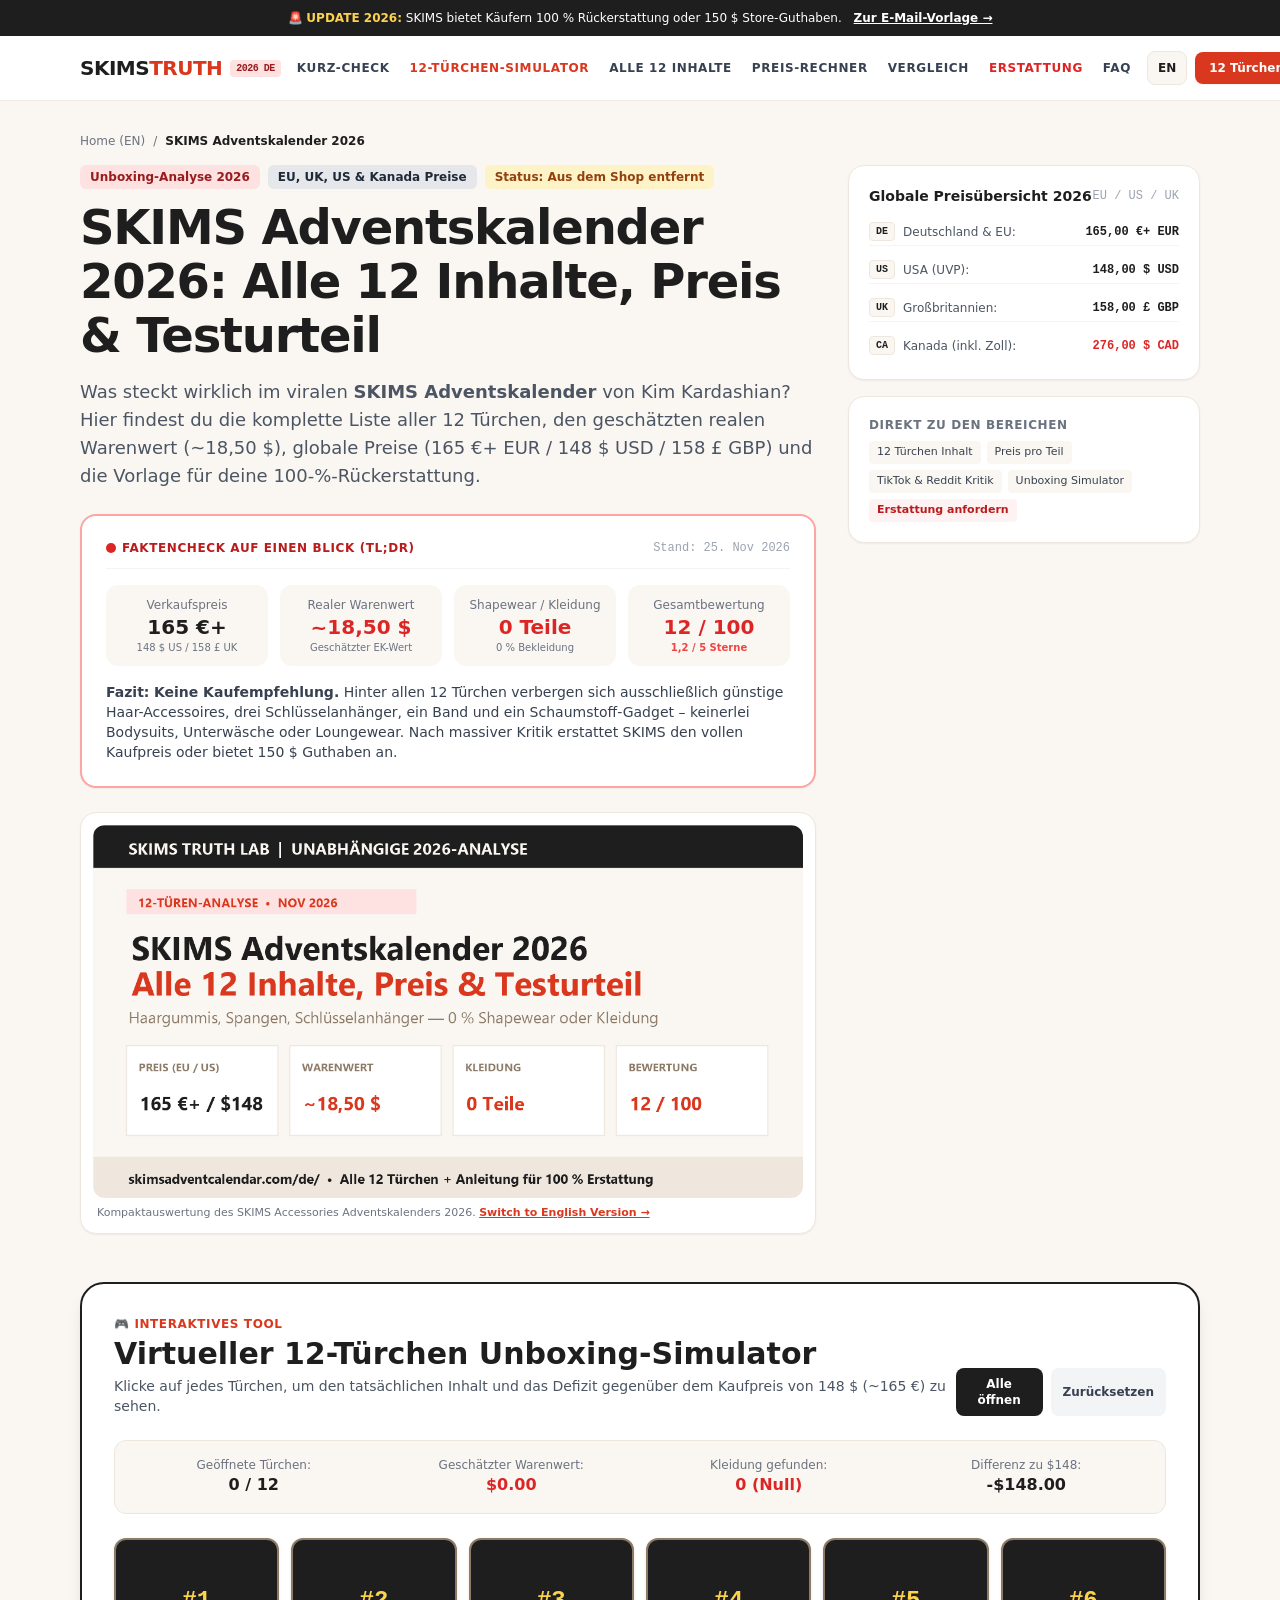
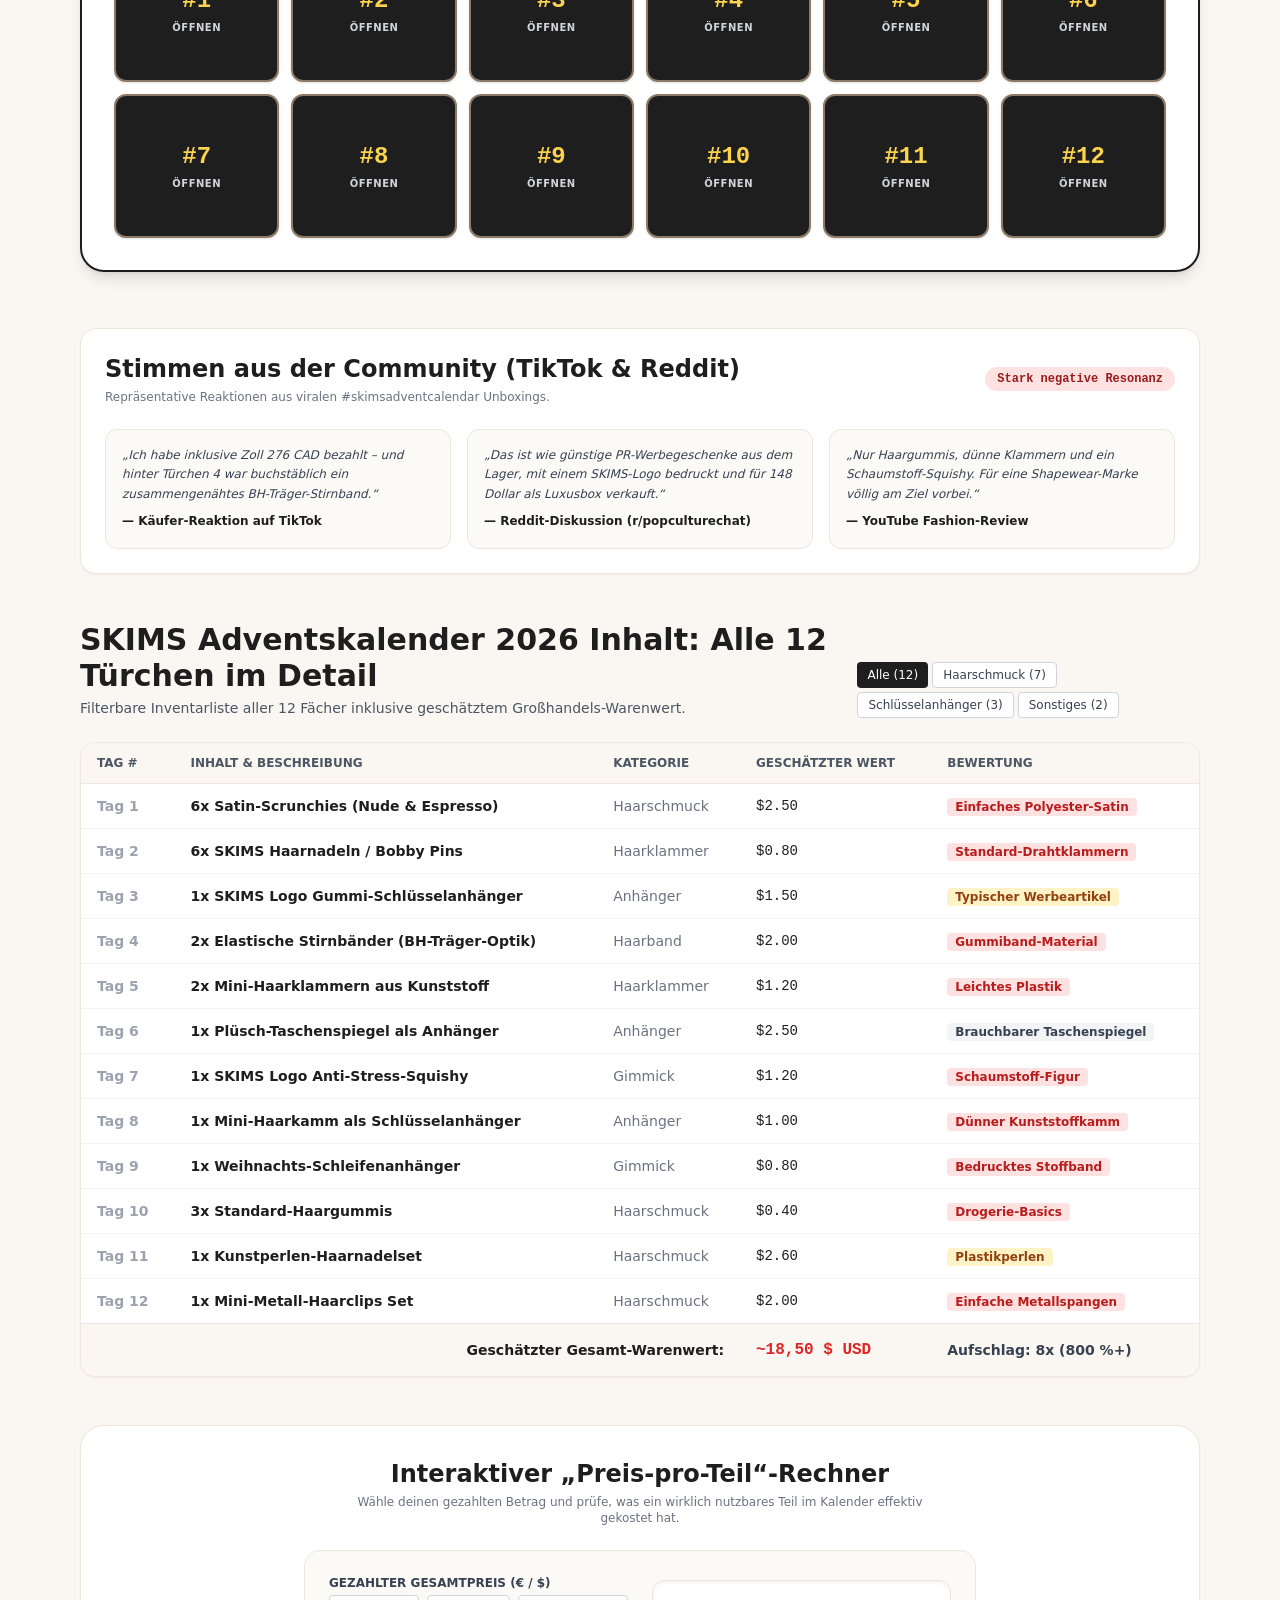
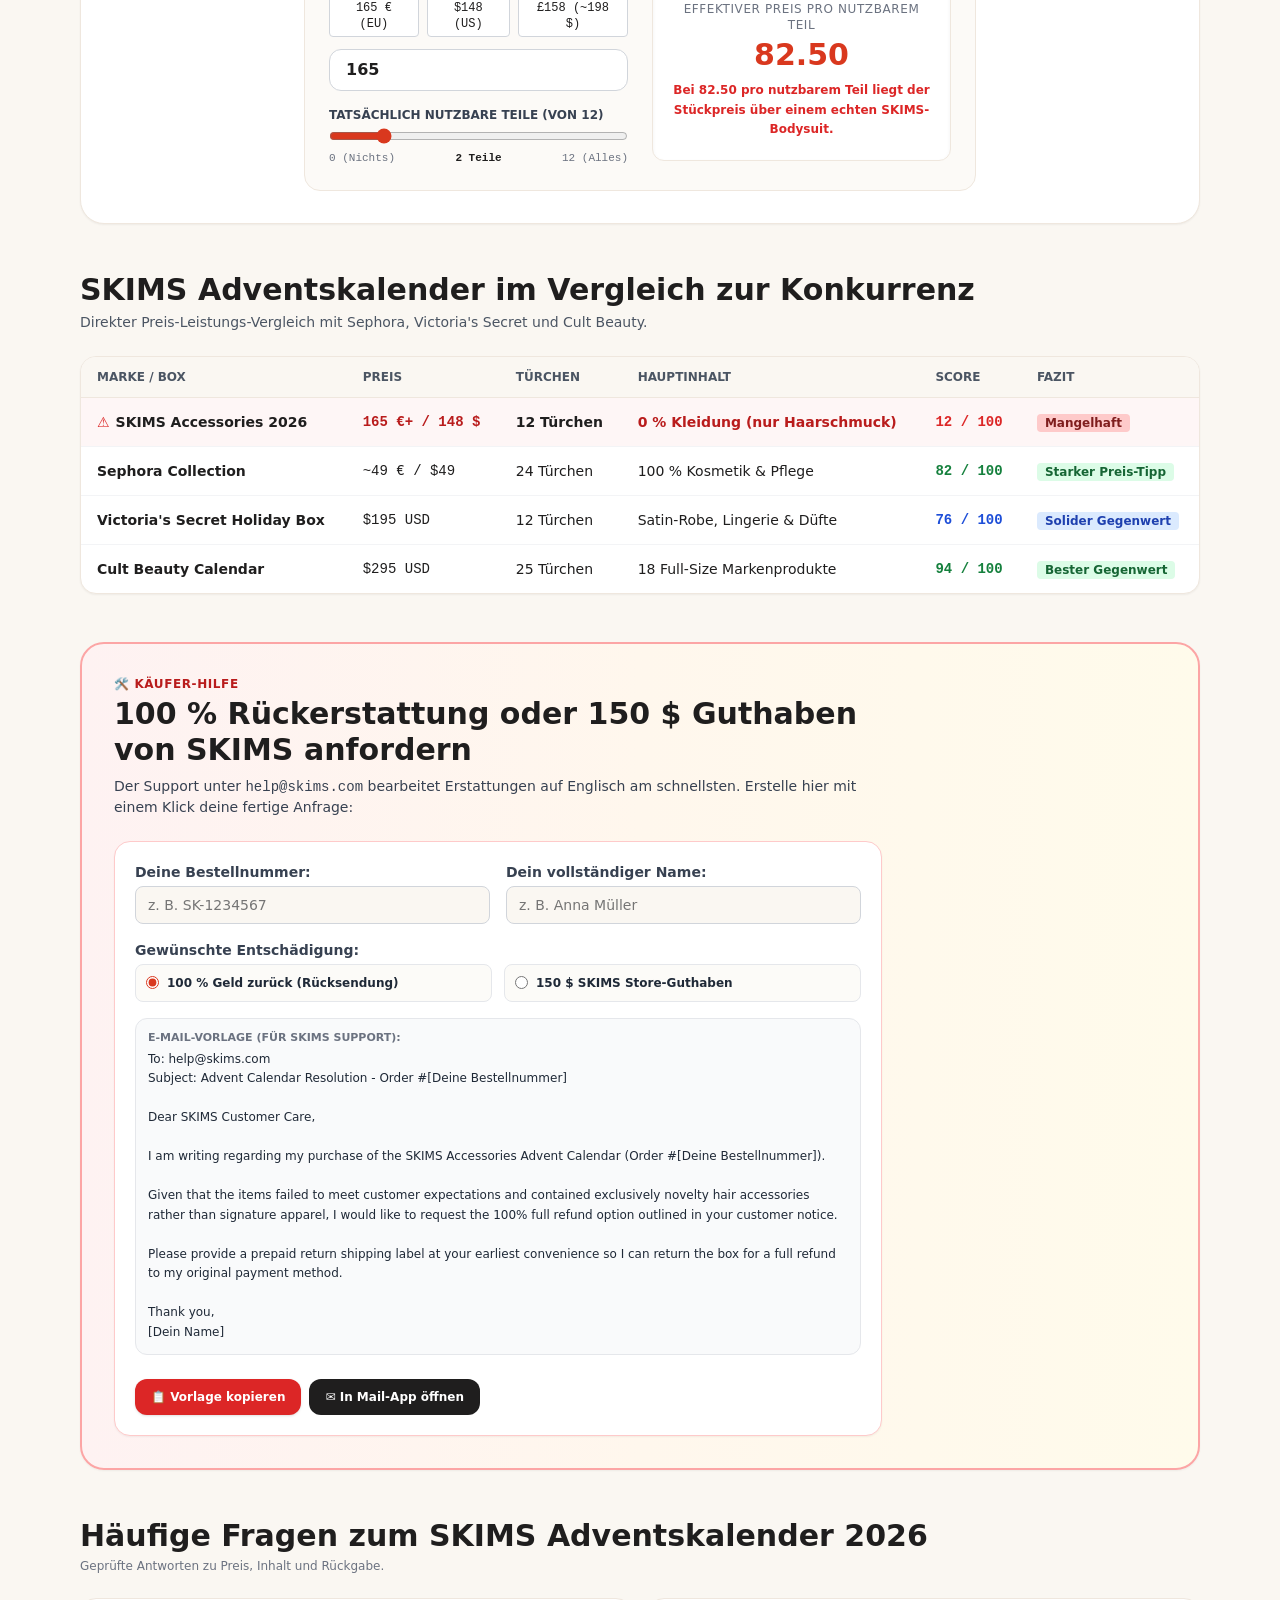
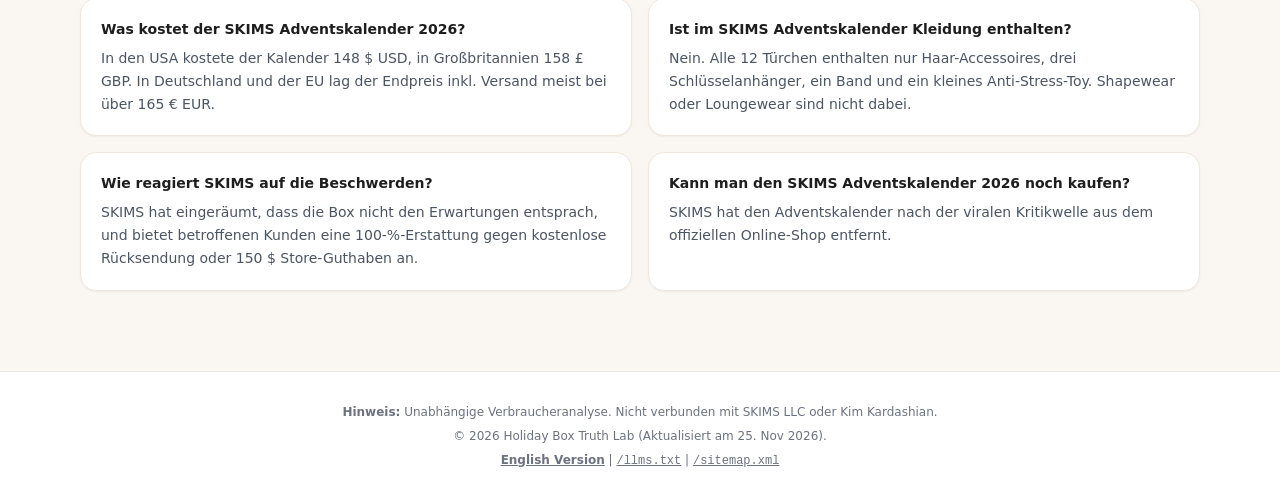
<file: de/index.html>
<!DOCTYPE html>
<html lang="de" class="scroll-smooth">
<head>
  <meta charset="UTF-8">
  <meta name="viewport" content="width=device-width, initial-scale=1.0">

  <!-- Analytics Tracking Script (pvuv.ai) -->
  <script defer src="https://www.pvuv.ai/f.js"
          data-site="Tq3h7T8z"
          data-api="https://in.pvuv.ai"></script>

  <!-- Primary Title Optimized for German Queries (skims adventskalender 2026) -->
  <title>SKIMS Adventskalender 2026: Alle 12 Inhalte, Preis &amp; Test</title>

  <!-- SEO Meta Tags (<160 chars) -->
  <meta name="description" content="Was steckt im SKIMS Adventskalender 2026? Alle 12 Türchen im Check (~18,50 $ Warenwert vs. 165 €+ / 148 $ Preis), Kritik-Überblick &amp; Erstattungs-Vorlage.">
  <meta name="keywords" content="SKIMS Adventskalender, SKIMS Adventskalender 2026, SKIMS Advent Kalender, SKIMS Adventskalender Inhalt, SKIMS Adventskalender Preis, SKIMS Adventskalender Bewertung, SKIMS Adventskalender Rückerstattung">
  <meta name="author" content="Holiday Box Truth Lab">
  <link rel="canonical" href="https://www.skimsadventcalendar.com/de/">
  <link rel="alternate" hreflang="de" href="https://www.skimsadventcalendar.com/de/">
  <link rel="alternate" hreflang="en" href="https://www.skimsadventcalendar.com/">
  <link rel="alternate" hreflang="x-default" href="https://www.skimsadventcalendar.com/">

  <!-- Favicon Declaration -->
  <link rel="icon" type="image/svg+xml" href="data:image/svg+xml,<svg xmlns='http://www.w3.org/2000/svg' viewBox='0 0 100 100'><rect width='100' height='100' rx='22' fill='%231F1E1E'/><text x='50%' y='55%' dominant-baseline='middle' text-anchor='middle' font-family='system-ui,-apple-system,sans-serif' font-size='52' font-weight='900' fill='%23FAF7F2'>S</text></svg>">
  <link rel="alternate icon" href="/favicon.ico">

  <!-- Open Graph & Social Cards -->
  <meta property="og:type" content="article">
  <meta property="og:locale" content="de_DE">
  <meta property="og:title" content="SKIMS Adventskalender 2026: Alle 12 Inhalte, Preis &amp; Test">
  <meta property="og:description" content="Alle 12 Türchen im Überblick (~18,50 $ Warenwert vs. 165 €+ Preis), warum es 0 % Shapewear gibt und wie du 100 % Erstattung beantragst.">
  <meta property="og:image" content="https://www.skimsadventcalendar.com/assets/skims-adventskalender-2026-uebersicht.png">
  <meta property="og:image:width" content="1200">
  <meta property="og:image:height" content="630">
  <meta property="og:image:alt" content="SKIMS Adventskalender 2026 Übersicht mit allen 12 Inhalten, Preis und Testurteil">
  <meta property="og:url" content="https://www.skimsadventcalendar.com/de/">
  <meta name="twitter:card" content="summary_large_image">
  <meta name="twitter:title" content="SKIMS Adventskalender 2026: Alle 12 Inhalte, Preis &amp; Test">
  <meta name="twitter:description" content="Alle 12 Türchen enthüllt: 0 Teile Kleidung, ~18,50 $ Warenwert &amp; E-Mail-Vorlage für Erstattung.">
  <meta name="twitter:image" content="https://www.skimsadventcalendar.com/assets/skims-adventskalender-2026-uebersicht.png">

  <!-- Zero-Dependency Static Stylesheet -->
  <link rel="stylesheet" href="/styles.css">

  <!-- Schema.org JSON-LD Structured Data (German) -->
  <script type="application/ld+json">
  {
    "@context": "https://schema.org",
    "@graph": [
      {
        "@type": "WebSite",
        "@id": "https://www.skimsadventcalendar.com/de/#website",
        "url": "https://www.skimsadventcalendar.com/de/",
        "name": "SKIMS Adventskalender 2026 Truth Lab",
        "inLanguage": "de"
      },
      {
        "@type": "BreadcrumbList",
        "@id": "https://www.skimsadventcalendar.com/de/#breadcrumb",
        "itemListElement": [
          {
            "@type": "ListItem",
            "position": 1,
            "name": "Startseite (EN)",
            "item": "https://www.skimsadventcalendar.com/"
          },
          {
            "@type": "ListItem",
            "position": 2,
            "name": "SKIMS Adventskalender 2026"
          }
        ]
      },
      {
        "@type": "Product",
        "@id": "https://www.skimsadventcalendar.com/de/#product",
        "name": "SKIMS Holiday Accessories Adventskalender 2026",
        "url": "https://www.skimsadventcalendar.com/de/",
        "image": "https://www.skimsadventcalendar.com/assets/skims-adventskalender-2026-uebersicht.png",
        "description": "12-Tage-Adventskalender mit SKIMS Haar-Accessoires, Schlüsselanhängern und Kleinartikeln.",
        "brand": {
          "@type": "Brand",
          "name": "SKIMS"
        },
        "review": {
          "@type": "Review",
          "@id": "https://www.skimsadventcalendar.com/de/#review",
          "name": "SKIMS Adventskalender 2026 Test: Alle 12 Inhalte und Preise",
          "url": "https://www.skimsadventcalendar.com/de/",
          "inLanguage": "de",
          "datePublished": "2026-11-25",
          "dateModified": "2026-11-25",
          "author": {
            "@type": "Organization",
            "name": "Holiday Box Truth Lab"
          },
          "publisher": {
            "@type": "Organization",
            "name": "Holiday Box Truth Lab"
          },
          "reviewBody": "Der SKIMS Accessories Adventskalender 2026 kostet 165 €+ in Europa (148 $ USD / 158 £ GBP), enthält hinter 12 Türchen jedoch ausschließlich Haargummis, Haarklammern, Schlüsselanhänger und ein Schaumstoff-Gadget mit geschätztem Warenwert von rund 18,50 $. Kleidung oder Shapewear sind nicht enthalten.",
          "reviewRating": {
            "@type": "Rating",
            "ratingValue": "1.2",
            "bestRating": "5",
            "worstRating": "1"
          },
          "positiveNotes": {
            "@type": "ItemList",
            "itemListElement": [
              { "@type": "ListItem", "position": 1, "name": "Schlichtes SKIMS-Design der Geschenkbox" },
              { "@type": "ListItem", "position": 2, "name": "Kundenservice bietet nach Kritik 100 % Erstattung oder 150 $ Guthaben" }
            ]
          },
          "negativeNotes": {
            "@type": "ItemList",
            "itemListElement": [
              { "@type": "ListItem", "position": 1, "name": "0 Teile Shapewear, Bodysuits oder Loungewear enthalten" },
              { "@type": "ListItem", "position": 2, "name": "Sehr niedriger Warenwert (~18,50 $) im Vergleich zum Preis von 165 €+ / 148 $" }
            ]
          }
        }
      },
      {
        "@type": "FAQPage",
        "mainEntity": [
          {
            "@type": "Question",
            "name": "Was kostet der SKIMS Adventskalender 2026 in Deutschland und Europa?",
            "acceptedAnswer": {
              "@type": "Answer",
              "text": "Der SKIMS Adventskalender kostet in den USA 148 $ USD und in Großbritannien 158 £ GBP. Für Käufer in Deutschland, Österreich und der EU lag der Gesamtpreis inklusive Umrechnung, Versand und Abgaben bei über 165 € EUR."
            }
          },
          {
            "@type": "Question",
            "name": "Was ist im SKIMS Adventskalender 2026 enthalten?",
            "acceptedAnswer": {
              "@type": "Answer",
              "text": "Hinter den 12 Türchen befinden sich 6 Satin-Scrunchies, 6 Haarnadeln, 3 Haargummis, 2 Mini-Haarklammern, 2 elastische Stirnbänder, 3 Schlüsselanhänger (Logo, Kamm, Spiegel), 1 Anti-Stress-Figur, 1 Geschenkband-Anhänger, 1 Perlen-Haarnadelset und 1 Metall-Clip-Set. Kleidung ist nicht enthalten."
            }
          },
          {
            "@type": "Question",
            "name": "Wie hat SKIMS auf die Kritik am Adventskalender reagiert?",
            "acceptedAnswer": {
              "@type": "Answer",
              "text": "Nach heftiger Kritik auf TikTok und Reddit bot der SKIMS-Kundenservice Käufern wahlweise eine vollständige Geld-zurück-Erstattung gegen kostenlose Rücksendung oder einen Store-Gutschein über 150 $ an."
            }
          },
          {
            "@type": "Question",
            "name": "Warum wurde der SKIMS Adventskalender aus dem Shop entfernt?",
            "acceptedAnswer": {
              "@type": "Answer",
              "text": "SKIMS hat den Accessories Adventskalender 2026 nach den negativen Unboxing-Videos und vielen Rücksendeanfragen still aus dem Online-Store genommen."
            }
          }
        ]
      }
    ]
  }
  </script>
</head>
<body class="bg-brand-cream text-brand-charcoal font-sans antialiased selection:bg-brand-nude">

  <!-- Combined Sticky Header Wrapper -->
  <div class="sticky top-0 z-50">
    <aside class="bg-brand-charcoal text-white text-xs py-2.5 px-4 text-center font-medium shadow-md">
      🚨 <strong class="text-amber-300">UPDATE 2026:</strong> SKIMS bietet Käufern 100 % Rückerstattung oder 150 $ Store-Guthaben.
      <a href="#refund-center" class="underline ml-2 text-white hover:text-amber-200 font-bold">Zur E-Mail-Vorlage &rarr;</a>
    </aside>

    <header class="border-b border-brand-nude/80 bg-white/95 backdrop-blur">
      <div class="max-w-6xl mx-auto px-4 h-16 flex items-center justify-between gap-4">
        <div class="flex items-center shrink-0">
          <a href="/de/" class="text-xl font-black tracking-tight text-brand-charcoal flex items-center whitespace-nowrap">
            SKIMS<span class="text-brand-accent">TRUTH</span>
            <span class="ml-2 text-[10px] bg-red-100 text-red-800 font-mono font-bold px-1.5 py-0.5 rounded uppercase whitespace-nowrap">2026 DE</span>
          </a>
        </div>

        <nav class="hidden lg:flex items-center space-x-5 text-xs uppercase tracking-wider font-bold text-gray-700 whitespace-nowrap">
          <a href="#tldr-summary" class="hover:text-brand-accent transition">Kurz-Check</a>
          <a href="#unboxing-sim" class="hover:text-brand-accent transition text-brand-accent">12-Türchen-Simulator</a>
          <a href="#contents-breakdown" class="hover:text-brand-accent transition">Alle 12 Inhalte</a>
          <a href="#calculator" class="hover:text-brand-accent transition">Preis-Rechner</a>
          <a href="#comparison" class="hover:text-brand-accent transition">Vergleich</a>
          <a href="#refund-center" class="hover:text-brand-accent transition font-extrabold text-red-600">Erstattung</a>
          <a href="#faq" class="hover:text-brand-accent transition">FAQ</a>
        </nav>

        <div class="flex items-center space-x-2 shrink-0">
          <a href="/" hreflang="en" class="bg-brand-cream border border-brand-nude text-brand-charcoal px-2.5 py-2 rounded-lg text-xs font-bold hover:bg-brand-nude transition whitespace-nowrap" title="English Version">
            EN
          </a>
          <a href="#unboxing-sim" class="bg-brand-accent text-white px-3.5 py-2 rounded-lg text-xs font-bold hover:bg-red-700 transition shadow-sm whitespace-nowrap">
            12 Türchen öffnen
          </a>
        </div>
      </div>
    </header>
  </div>

  <main class="max-w-6xl mx-auto px-4 py-8">

    <!-- Breadcrumb -->
    <nav aria-label="Breadcrumb" class="text-xs text-gray-500 mb-4 flex items-center space-x-2">
      <a href="https://www.skimsadventcalendar.com/" class="hover:underline">Home (EN)</a>
      <span>/</span>
      <span class="text-brand-charcoal font-semibold">SKIMS Adventskalender 2026</span>
    </nav>

    <!-- Hero Section -->
    <div class="grid grid-cols-1 lg:grid-cols-12 gap-8 items-start mb-12">
      <div class="lg:col-span-8">

        <div class="flex flex-wrap gap-2 mb-3">
          <span class="bg-red-100 text-red-800 text-xs font-bold px-2.5 py-1 rounded-md">Unboxing-Analyse 2026</span>
          <span class="bg-gray-200 text-gray-800 text-xs font-semibold px-2.5 py-1 rounded-md">EU, UK, US &amp; Kanada Preise</span>
          <span class="bg-amber-100 text-amber-800 text-xs font-semibold px-2.5 py-1 rounded-md">Status: Aus dem Shop entfernt</span>
        </div>

        <h1 class="text-3xl md:text-5xl font-extrabold tracking-tight text-brand-charcoal leading-tight mb-4">
          SKIMS Adventskalender 2026: Alle 12 Inhalte, Preis &amp; Testurteil
        </h1>
        <p class="text-base md:text-lg text-gray-600 leading-relaxed mb-6">
          Was steckt wirklich im viralen <strong>SKIMS Adventskalender</strong> von Kim Kardashian? Hier findest du die komplette Liste aller 12 Türchen, den geschätzten realen Warenwert (~18,50 $), globale Preise (165 €+ EUR / 148 $ USD / 158 £ GBP) und die Vorlage für deine 100-%-Rückerstattung.
        </p>

        <!-- Direct Answer Block -->
        <section id="tldr-summary" class="bg-white border-2 border-red-300 rounded-2xl p-6 shadow-sm mb-6">
          <div class="flex items-center justify-between border-b border-gray-100 pb-3 mb-4">
            <h2 class="text-xs font-black uppercase tracking-wider text-red-700 flex items-center gap-1.5">
              <span class="w-2.5 h-2.5 rounded-full bg-red-600 animate-pulse"></span>
              Faktencheck auf einen Blick (TL;DR)
            </h2>
            <span class="text-xs text-gray-400 font-mono">Stand: 25. Nov 2026</span>
          </div>

          <div class="grid grid-cols-2 sm:grid-cols-4 gap-3 text-center mb-4">
            <div class="p-3 bg-brand-cream rounded-xl">
              <span class="text-xs text-gray-500 block">Verkaufspreis</span>
              <span class="text-lg md:text-xl font-extrabold text-brand-charcoal whitespace-nowrap">165 €+</span>
              <span class="text-[10px] text-gray-500 block">148 $ US / 158 £ UK</span>
            </div>
            <div class="p-3 bg-brand-cream rounded-xl">
              <span class="text-xs text-gray-500 block">Realer Warenwert</span>
              <span class="text-lg md:text-xl font-extrabold text-red-600 whitespace-nowrap">~18,50 $</span>
              <span class="text-[10px] text-gray-500 block">Geschätzter EK-Wert</span>
            </div>
            <div class="p-3 bg-brand-cream rounded-xl">
              <span class="text-xs text-gray-500 block">Shapewear / Kleidung</span>
              <span class="text-lg md:text-xl font-extrabold text-red-600 whitespace-nowrap">0 Teile</span>
              <span class="text-[10px] text-gray-500 block">0 % Bekleidung</span>
            </div>
            <div class="p-3 bg-brand-cream rounded-xl">
              <span class="text-xs text-gray-500 block">Gesamtbewertung</span>
              <span class="text-lg md:text-xl font-extrabold text-red-600 whitespace-nowrap">12 / 100</span>
              <span class="text-[10px] text-red-500 font-bold block">1,2 / 5 Sterne</span>
            </div>
          </div>

          <p class="text-xs md:text-sm text-gray-700 leading-normal">
            <strong>Fazit:</strong> <strong>Keine Kaufempfehlung.</strong> Hinter allen 12 Türchen verbergen sich ausschließlich günstige Haar-Accessoires, drei Schlüsselanhänger, ein Band und ein Schaumstoff-Gadget – keinerlei Bodysuits, Unterwäsche oder Loungewear. Nach massiver Kritik erstattet SKIMS den vollen Kaufpreis oder bietet 150 $ Guthaben an.
          </p>
        </section>

        <!-- Original Visual Infographic -->
        <figure class="bg-white border border-brand-nude rounded-2xl p-3 shadow-sm">
          <img src="/assets/skims-adventskalender-2026-uebersicht.png"
               width="1200"
               height="630"
               alt="SKIMS Adventskalender 2026 Übersicht: 165 Euro Preis vs 18,50 Dollar Warenwert und 0 Teile Kleidung"
               class="w-full rounded-xl">
          <figcaption class="text-[11px] text-gray-500 mt-2 px-1">
            Kompaktauswertung des SKIMS Accessories Adventskalenders 2026. <a href="/" class="underline font-semibold text-brand-accent">Switch to English Version &rarr;</a>
          </figcaption>
        </figure>
      </div>

      <!-- Sidebar -->
      <aside class="lg:col-span-4 space-y-4">
        <div class="bg-white border border-brand-nude rounded-2xl p-5 shadow-sm">
          <h3 class="font-bold text-sm text-brand-charcoal mb-3 flex items-center justify-between">
            <span>Globale Preisübersicht 2026</span>
            <span class="text-xs font-normal text-gray-400 font-mono">EU / US / UK</span>
          </h3>
          <ul class="text-xs space-y-2.5">
            <li class="flex justify-between items-center py-1 border-b border-gray-100">
              <span class="text-gray-600 flex items-center gap-2"><span class="bg-brand-cream border border-brand-nude text-[10px] font-mono font-bold px-1.5 py-0.5 rounded text-brand-charcoal">DE</span> Deutschland &amp; EU:</span>
              <span class="font-bold font-mono text-brand-charcoal">165,00 €+ EUR</span>
            </li>
            <li class="flex justify-between items-center py-1 border-b border-gray-100">
              <span class="text-gray-600 flex items-center gap-2"><span class="bg-brand-cream border border-brand-nude text-[10px] font-mono font-bold px-1.5 py-0.5 rounded text-brand-charcoal">US</span> USA (UVP):</span>
              <span class="font-bold font-mono text-brand-charcoal">148,00 $ USD</span>
            </li>
            <li class="flex justify-between items-center py-1 border-b border-gray-100">
              <span class="text-gray-600 flex items-center gap-2"><span class="bg-brand-cream border border-brand-nude text-[10px] font-mono font-bold px-1.5 py-0.5 rounded text-brand-charcoal">UK</span> Großbritannien:</span>
              <span class="font-bold font-mono text-brand-charcoal">158,00 £ GBP</span>
            </li>
            <li class="flex justify-between items-center py-1">
              <span class="text-gray-600 flex items-center gap-2"><span class="bg-brand-cream border border-brand-nude text-[10px] font-mono font-bold px-1.5 py-0.5 rounded text-brand-charcoal">CA</span> Kanada (inkl. Zoll):</span>
              <span class="font-bold font-mono text-red-600">276,00 $ CAD</span>
            </li>
          </ul>
        </div>

        <div class="bg-white border border-brand-nude rounded-2xl p-5 shadow-sm">
          <h3 class="font-bold text-xs uppercase tracking-wider text-gray-500 mb-2">Direkt zu den Bereichen</h3>
          <div class="flex flex-wrap gap-1.5 text-[11px]">
            <a href="#contents-breakdown" class="bg-brand-cream hover:bg-brand-nude px-2 py-1 rounded text-gray-700 transition">12 Türchen Inhalt</a>
            <a href="#calculator" class="bg-brand-cream hover:bg-brand-nude px-2 py-1 rounded text-gray-700 transition">Preis pro Teil</a>
            <a href="#what-people-say" class="bg-brand-cream hover:bg-brand-nude px-2 py-1 rounded text-gray-700 transition">TikTok &amp; Reddit Kritik</a>
            <a href="#unboxing-sim" class="bg-brand-cream hover:bg-brand-nude px-2 py-1 rounded text-gray-700 transition">Unboxing Simulator</a>
            <a href="#refund-center" class="bg-red-50 text-red-700 hover:bg-red-100 px-2 py-1 rounded font-semibold transition">Erstattung anfordern</a>
          </div>
        </div>
      </aside>
    </div>

    <!-- Interactive Simulator -->
    <section id="unboxing-sim" class="bg-white border-2 border-brand-charcoal rounded-3xl p-6 md:p-8 mb-14 shadow-lg">
      <div class="flex flex-col md:flex-row md:items-end justify-between mb-6">
        <div>
          <span class="text-xs font-extrabold uppercase tracking-wider text-brand-accent block mb-1">🎮 Interaktives Tool</span>
          <h2 class="text-2xl md:text-3xl font-extrabold text-brand-charcoal">
            Virtueller 12-Türchen Unboxing-Simulator
          </h2>
          <p class="text-xs md:text-sm text-gray-600 mt-1">
            Klicke auf jedes Türchen, um den tatsächlichen Inhalt und das Defizit gegenüber dem Kaufpreis von 148 $ (~165 €) zu sehen.
          </p>
        </div>
        <div class="mt-4 md:mt-0 flex gap-2">
          <button type="button" onclick="openAllDoors()" class="bg-brand-charcoal hover:bg-black text-white text-xs font-bold px-3 py-2 rounded-lg transition">
            Alle öffnen
          </button>
          <button type="button" onclick="resetDoors()" class="bg-gray-100 hover:bg-gray-200 text-gray-700 text-xs font-bold px-3 py-2 rounded-lg transition">
            Zurücksetzen
          </button>
        </div>
      </div>

      <div class="grid grid-cols-2 sm:grid-cols-4 gap-3 bg-brand-cream p-4 rounded-xl border border-brand-nude mb-6 text-center text-xs">
        <div>
          <span class="text-gray-500 block">Geöffnete Türchen:</span>
          <span id="doorsCount" class="font-extrabold text-brand-charcoal text-base">0 / 12</span>
        </div>
        <div>
          <span class="text-gray-500 block">Geschätzter Warenwert:</span>
          <span id="revealedValue" class="font-extrabold text-red-600 text-base">$0.00</span>
        </div>
        <div>
          <span class="text-gray-500 block">Kleidung gefunden:</span>
          <span class="font-extrabold text-red-600 text-base">0 (Null)</span>
        </div>
        <div>
          <span class="text-gray-500 block">Differenz zu $148:</span>
          <span id="priceDeficit" class="font-extrabold text-brand-charcoal text-base">-$148.00</span>
        </div>
      </div>

      <div class="grid grid-cols-2 sm:grid-cols-3 md:grid-cols-4 lg:grid-cols-6 gap-3" id="doorsGrid"></div>
    </section>

    <!-- Social Buzz -->
    <section id="what-people-say" class="bg-white border border-brand-nude rounded-2xl p-6 mb-12 shadow-sm">
      <div class="flex flex-col sm:flex-row sm:items-center justify-between mb-6">
        <div>
          <h2 class="text-xl md:text-2xl font-extrabold text-brand-charcoal">
            Stimmen aus der Community (TikTok &amp; Reddit)
          </h2>
          <p class="text-xs text-gray-500 mt-1">Repräsentative Reaktionen aus viralen #skimsadventcalendar Unboxings.</p>
        </div>
        <span class="text-xs font-mono bg-red-100 text-red-800 font-bold px-3 py-1 rounded-full mt-2 sm:mt-0">Stark negative Resonanz</span>
      </div>

      <div class="grid grid-cols-1 md:grid-cols-3 gap-4">
        <blockquote class="bg-brand-cream/60 p-4 rounded-xl border border-brand-nude text-xs leading-relaxed">
          <p class="text-gray-700 italic mb-2">„Ich habe inklusive Zoll 276 CAD bezahlt – und hinter Türchen 4 war buchstäblich ein zusammengenähtes BH-Träger-Stirnband.“</p>
          <cite class="not-italic font-bold text-brand-charcoal block">— Käufer-Reaktion auf TikTok</cite>
        </blockquote>
        <blockquote class="bg-brand-cream/60 p-4 rounded-xl border border-brand-nude text-xs leading-relaxed">
          <p class="text-gray-700 italic mb-2">„Das ist wie günstige PR-Werbegeschenke aus dem Lager, mit einem SKIMS-Logo bedruckt und für 148 Dollar als Luxusbox verkauft.“</p>
          <cite class="not-italic font-bold text-brand-charcoal block">— Reddit-Diskussion (r/popculturechat)</cite>
        </blockquote>
        <blockquote class="bg-brand-cream/60 p-4 rounded-xl border border-brand-nude text-xs leading-relaxed">
          <p class="text-gray-700 italic mb-2">„Nur Haargummis, dünne Klammern und ein Schaumstoff-Squishy. Für eine Shapewear-Marke völlig am Ziel vorbei.“</p>
          <cite class="not-italic font-bold text-brand-charcoal block">— YouTube Fashion-Review</cite>
        </blockquote>
      </div>
    </section>

    <!-- Complete 12-Day Breakdown -->
    <section id="contents-breakdown" class="mb-12">
      <div class="flex flex-col md:flex-row md:items-end justify-between mb-6">
        <div>
          <h2 class="text-2xl md:text-3xl font-extrabold text-brand-charcoal">
            SKIMS Adventskalender 2026 Inhalt: Alle 12 Türchen im Detail
          </h2>
          <p class="text-sm text-gray-600 mt-1">
            Filterbare Inventarliste aller 12 Fächer inklusive geschätztem Großhandels-Warenwert.
          </p>
        </div>
        <div class="mt-4 md:mt-0 flex flex-wrap gap-1 text-xs">
          <button type="button" onclick="filterItems('all', this)" class="category-btn active bg-brand-charcoal text-white px-2.5 py-1 rounded">Alle (12)</button>
          <button type="button" onclick="filterItems('hair', this)" class="category-btn bg-white border border-gray-300 text-gray-700 px-2.5 py-1 rounded">Haarschmuck (7)</button>
          <button type="button" onclick="filterItems('keychain', this)" class="category-btn bg-white border border-gray-300 text-gray-700 px-2.5 py-1 rounded">Schlüsselanhänger (3)</button>
          <button type="button" onclick="filterItems('novelty', this)" class="category-btn bg-white border border-gray-300 text-gray-700 px-2.5 py-1 rounded">Sonstiges (2)</button>
        </div>
      </div>

      <div class="overflow-x-auto bg-white border border-brand-nude rounded-2xl shadow-sm">
        <table class="w-full text-left text-sm" id="contentsTable">
          <thead class="bg-brand-cream text-xs uppercase font-bold text-gray-600 border-b border-brand-nude">
            <tr>
              <th class="py-3 px-4">Tag #</th>
              <th class="py-3 px-4">Inhalt &amp; Beschreibung</th>
              <th class="py-3 px-4">Kategorie</th>
              <th class="py-3 px-4">Geschätzter Wert</th>
              <th class="py-3 px-4">Bewertung</th>
            </tr>
          </thead>
          <tbody class="divide-y divide-gray-100 text-xs md:text-sm" id="tableBody">
            <tr data-category="hair" class="hover:bg-gray-50/50">
              <td class="py-3 px-4 font-bold text-gray-400">Tag 1</td>
              <td class="py-3 px-4 font-semibold text-brand-charcoal">6x Satin-Scrunchies (Nude &amp; Espresso)</td>
              <td class="py-3 px-4 text-gray-500">Haarschmuck</td>
              <td class="py-3 px-4 font-mono font-medium">$2.50</td>
              <td class="py-3 px-4"><span class="bg-red-100 text-red-700 px-2 py-0.5 rounded text-xs font-semibold">Einfaches Polyester-Satin</span></td>
            </tr>
            <tr data-category="hair" class="hover:bg-gray-50/50">
              <td class="py-3 px-4 font-bold text-gray-400">Tag 2</td>
              <td class="py-3 px-4 font-semibold text-brand-charcoal">6x SKIMS Haarnadeln / Bobby Pins</td>
              <td class="py-3 px-4 text-gray-500">Haarklammer</td>
              <td class="py-3 px-4 font-mono font-medium">$0.80</td>
              <td class="py-3 px-4"><span class="bg-red-100 text-red-700 px-2 py-0.5 rounded text-xs font-semibold">Standard-Drahtklammern</span></td>
            </tr>
            <tr data-category="keychain" class="hover:bg-gray-50/50">
              <td class="py-3 px-4 font-bold text-gray-400">Tag 3</td>
              <td class="py-3 px-4 font-semibold text-brand-charcoal">1x SKIMS Logo Gummi-Schlüsselanhänger</td>
              <td class="py-3 px-4 text-gray-500">Anhänger</td>
              <td class="py-3 px-4 font-mono font-medium">$1.50</td>
              <td class="py-3 px-4"><span class="bg-amber-100 text-amber-800 px-2 py-0.5 rounded text-xs font-semibold">Typischer Werbeartikel</span></td>
            </tr>
            <tr data-category="hair" class="hover:bg-gray-50/50">
              <td class="py-3 px-4 font-bold text-gray-400">Tag 4</td>
              <td class="py-3 px-4 font-semibold text-brand-charcoal">2x Elastische Stirnbänder (BH-Träger-Optik)</td>
              <td class="py-3 px-4 text-gray-500">Haarband</td>
              <td class="py-3 px-4 font-mono font-medium">$2.00</td>
              <td class="py-3 px-4"><span class="bg-red-100 text-red-700 px-2 py-0.5 rounded text-xs font-semibold">Gummiband-Material</span></td>
            </tr>
            <tr data-category="hair" class="hover:bg-gray-50/50">
              <td class="py-3 px-4 font-bold text-gray-400">Tag 5</td>
              <td class="py-3 px-4 font-semibold text-brand-charcoal">2x Mini-Haarklammern aus Kunststoff</td>
              <td class="py-3 px-4 text-gray-500">Haarklammer</td>
              <td class="py-3 px-4 font-mono font-medium">$1.20</td>
              <td class="py-3 px-4"><span class="bg-red-100 text-red-700 px-2 py-0.5 rounded text-xs font-semibold">Leichtes Plastik</span></td>
            </tr>
            <tr data-category="keychain" class="hover:bg-gray-50/50">
              <td class="py-3 px-4 font-bold text-gray-400">Tag 6</td>
              <td class="py-3 px-4 font-semibold text-brand-charcoal">1x Plüsch-Taschenspiegel als Anhänger</td>
              <td class="py-3 px-4 text-gray-500">Anhänger</td>
              <td class="py-3 px-4 font-mono font-medium">$2.50</td>
              <td class="py-3 px-4"><span class="bg-gray-100 text-gray-700 px-2 py-0.5 rounded text-xs font-semibold">Brauchbarer Taschenspiegel</span></td>
            </tr>
            <tr data-category="novelty" class="hover:bg-gray-50/50">
              <td class="py-3 px-4 font-bold text-gray-400">Tag 7</td>
              <td class="py-3 px-4 font-semibold text-brand-charcoal">1x SKIMS Logo Anti-Stress-Squishy</td>
              <td class="py-3 px-4 text-gray-500">Gimmick</td>
              <td class="py-3 px-4 font-mono font-medium">$1.20</td>
              <td class="py-3 px-4"><span class="bg-red-100 text-red-700 px-2 py-0.5 rounded text-xs font-semibold">Schaumstoff-Figur</span></td>
            </tr>
            <tr data-category="keychain" class="hover:bg-gray-50/50">
              <td class="py-3 px-4 font-bold text-gray-400">Tag 8</td>
              <td class="py-3 px-4 font-semibold text-brand-charcoal">1x Mini-Haarkamm als Schlüsselanhänger</td>
              <td class="py-3 px-4 text-gray-500">Anhänger</td>
              <td class="py-3 px-4 font-mono font-medium">$1.00</td>
              <td class="py-3 px-4"><span class="bg-red-100 text-red-700 px-2 py-0.5 rounded text-xs font-semibold">Dünner Kunststoffkamm</span></td>
            </tr>
            <tr data-category="novelty" class="hover:bg-gray-50/50">
              <td class="py-3 px-4 font-bold text-gray-400">Tag 9</td>
              <td class="py-3 px-4 font-semibold text-brand-charcoal">1x Weihnachts-Schleifenanhänger</td>
              <td class="py-3 px-4 text-gray-500">Gimmick</td>
              <td class="py-3 px-4 font-mono font-medium">$0.80</td>
              <td class="py-3 px-4"><span class="bg-red-100 text-red-700 px-2 py-0.5 rounded text-xs font-semibold">Bedrucktes Stoffband</span></td>
            </tr>
            <tr data-category="hair" class="hover:bg-gray-50/50">
              <td class="py-3 px-4 font-bold text-gray-400">Tag 10</td>
              <td class="py-3 px-4 font-semibold text-brand-charcoal">3x Standard-Haargummis</td>
              <td class="py-3 px-4 text-gray-500">Haarschmuck</td>
              <td class="py-3 px-4 font-mono font-medium">$0.40</td>
              <td class="py-3 px-4"><span class="bg-red-100 text-red-700 px-2 py-0.5 rounded text-xs font-semibold">Drogerie-Basics</span></td>
            </tr>
            <tr data-category="hair" class="hover:bg-gray-50/50">
              <td class="py-3 px-4 font-bold text-gray-400">Tag 11</td>
              <td class="py-3 px-4 font-semibold text-brand-charcoal">1x Kunstperlen-Haarnadelset</td>
              <td class="py-3 px-4 text-gray-500">Haarschmuck</td>
              <td class="py-3 px-4 font-mono font-medium">$2.60</td>
              <td class="py-3 px-4"><span class="bg-amber-100 text-amber-800 px-2 py-0.5 rounded text-xs font-semibold">Plastikperlen</span></td>
            </tr>
            <tr data-category="hair" class="hover:bg-gray-50/50">
              <td class="py-3 px-4 font-bold text-gray-400">Tag 12</td>
              <td class="py-3 px-4 font-semibold text-brand-charcoal">1x Mini-Metall-Haarclips Set</td>
              <td class="py-3 px-4 text-gray-500">Haarschmuck</td>
              <td class="py-3 px-4 font-mono font-medium">$2.00</td>
              <td class="py-3 px-4"><span class="bg-red-100 text-red-700 px-2 py-0.5 rounded text-xs font-semibold">Einfache Metallspangen</span></td>
            </tr>
          </tbody>
          <tfoot class="bg-brand-cream font-bold border-t border-brand-nude text-xs md:text-sm">
            <tr>
              <td colspan="3" class="py-3.5 px-4 text-right">Geschätzter Gesamt-Warenwert:</td>
              <td class="py-3.5 px-4 font-mono text-red-600 font-extrabold text-base">~18,50 $ USD</td>
              <td class="py-3.5 px-4 text-gray-700">Aufschlag: <strong>8x (800 %+)</strong></td>
            </tr>
          </tfoot>
        </table>
      </div>
    </section>

    <!-- Interactive Calculator -->
    <section id="calculator" class="bg-white border border-brand-nude rounded-3xl p-6 md:p-8 mb-12 shadow-sm">
      <div class="max-w-xl mx-auto text-center mb-6">
        <h2 class="text-2xl font-extrabold text-brand-charcoal">
          Interaktiver „Preis-pro-Teil“-Rechner
        </h2>
        <p class="text-xs text-gray-500 mt-1">
          Wähle deinen gezahlten Betrag und prüfe, was ein wirklich nutzbares Teil im Kalender effektiv gekostet hat.
        </p>
      </div>

      <div class="max-w-2xl mx-auto bg-brand-cream/60 border border-brand-nude rounded-2xl p-6">
        <div class="grid grid-cols-1 md:grid-cols-2 gap-6 items-center">
          <div>
            <label for="inputPrice" class="block text-xs font-bold text-gray-700 uppercase mb-1">Gezahlter Gesamtpreis (€ / $)</label>
            <div class="flex gap-2 mb-3">
              <button type="button" onclick="setPrice(165)" class="text-xs bg-white border border-gray-300 px-2.5 py-1 rounded font-mono hover:bg-gray-100">165 € (EU)</button>
              <button type="button" onclick="setPrice(148)" class="text-xs bg-white border border-gray-300 px-2.5 py-1 rounded font-mono hover:bg-gray-100">$148 (US)</button>
              <button type="button" onclick="setPrice(198)" class="text-xs bg-white border border-gray-300 px-2.5 py-1 rounded font-mono hover:bg-gray-100">£158 (~198 $)</button>
            </div>
            <input type="number" id="inputPrice" value="165" class="w-full bg-white border border-gray-300 rounded-xl px-4 py-2 font-bold text-base text-brand-charcoal focus:outline-none focus:ring-2 focus:ring-brand-mocha">

            <label for="inputUsable" class="block text-xs font-bold text-gray-700 uppercase mt-4 mb-1">Tatsächlich nutzbare Teile (von 12)</label>
            <input type="range" id="inputUsable" min="0" max="12" value="2" class="w-full accent-brand-accent">
            <div class="flex justify-between text-[11px] text-gray-500 font-mono">
              <span>0 (Nichts)</span>
              <span id="usableDisplay" class="font-bold text-brand-charcoal">2 Teile</span>
              <span>12 (Alles)</span>
            </div>
          </div>

          <div class="bg-white rounded-xl p-5 border border-brand-nude shadow-inner text-center">
            <span class="text-xs text-gray-500 uppercase tracking-wider block mb-1">Effektiver Preis pro nutzbarem Teil</span>
            <div id="costPerItem" class="text-3xl font-black text-brand-accent mb-2">82.50</div>
            <p id="calcVerdict" class="text-xs text-red-600 font-semibold leading-relaxed">
              82,50 pro Haargummi ist teurer als ein regulärer SKIMS-Bodysuit im Direktkauf.
            </p>
          </div>
        </div>
      </div>
    </section>

    <!-- Comparison Matrix -->
    <section id="comparison" class="mb-12">
      <div class="mb-6">
        <h2 class="text-2xl md:text-3xl font-extrabold text-brand-charcoal">
          SKIMS Adventskalender im Vergleich zur Konkurrenz
        </h2>
        <p class="text-sm text-gray-600 mt-1">
          Direkter Preis-Leistungs-Vergleich mit Sephora, Victoria's Secret und Cult Beauty.
        </p>
      </div>

      <div class="overflow-x-auto bg-white border border-brand-nude rounded-2xl shadow-sm">
        <table class="w-full text-left text-xs md:text-sm">
          <thead class="bg-brand-cream uppercase text-xs font-bold text-gray-600 border-b border-brand-nude">
            <tr>
              <th class="py-3 px-4">Marke / Box</th>
              <th class="py-3 px-4">Preis</th>
              <th class="py-3 px-4">Türchen</th>
              <th class="py-3 px-4">Hauptinhalt</th>
              <th class="py-3 px-4">Score</th>
              <th class="py-3 px-4">Fazit</th>
            </tr>
          </thead>
          <tbody class="divide-y divide-gray-100">
            <tr class="bg-red-50/70 font-semibold">
              <td class="py-3.5 px-4 text-brand-charcoal font-bold flex items-center gap-1.5">
                <span class="text-red-600">⚠️</span> SKIMS Accessories 2026
              </td>
              <td class="py-3.5 px-4 font-mono text-red-700">165 €+ / 148 $</td>
              <td class="py-3.5 px-4">12 Türchen</td>
              <td class="py-3.5 px-4 text-red-700">0 % Kleidung (nur Haarschmuck)</td>
              <td class="py-3.5 px-4 font-mono font-black text-red-600">12 / 100</td>
              <td class="py-3.5 px-4"><span class="bg-red-200 text-red-900 px-2 py-0.5 rounded text-xs font-bold">Mangelhaft</span></td>
            </tr>
            <tr class="hover:bg-gray-50/50">
              <td class="py-3.5 px-4 font-semibold text-brand-charcoal">Sephora Collection</td>
              <td class="py-3.5 px-4 font-mono">~49 € / $49</td>
              <td class="py-3.5 px-4">24 Türchen</td>
              <td class="py-3.5 px-4">100 % Kosmetik &amp; Pflege</td>
              <td class="py-3.5 px-4 font-mono font-bold text-green-700">82 / 100</td>
              <td class="py-3.5 px-4"><span class="bg-green-100 text-green-800 px-2 py-0.5 rounded text-xs font-semibold">Starker Preis-Tipp</span></td>
            </tr>
            <tr class="hover:bg-gray-50/50">
              <td class="py-3.5 px-4 font-semibold text-brand-charcoal">Victoria's Secret Holiday Box</td>
              <td class="py-3.5 px-4 font-mono">$195 USD</td>
              <td class="py-3.5 px-4">12 Türchen</td>
              <td class="py-3.5 px-4">Satin-Robe, Lingerie &amp; Düfte</td>
              <td class="py-3.5 px-4 font-mono font-bold text-blue-700">76 / 100</td>
              <td class="py-3.5 px-4"><span class="bg-blue-100 text-blue-800 px-2 py-0.5 rounded text-xs font-semibold">Solider Gegenwert</span></td>
            </tr>
            <tr class="hover:bg-gray-50/50">
              <td class="py-3.5 px-4 font-semibold text-brand-charcoal">Cult Beauty Calendar</td>
              <td class="py-3.5 px-4 font-mono">$295 USD</td>
              <td class="py-3.5 px-4">25 Türchen</td>
              <td class="py-3.5 px-4">18 Full-Size Markenprodukte</td>
              <td class="py-3.5 px-4 font-mono font-bold text-green-700">94 / 100</td>
              <td class="py-3.5 px-4"><span class="bg-green-100 text-green-800 px-2 py-0.5 rounded text-xs font-bold">Bester Gegenwert</span></td>
            </tr>
          </tbody>
        </table>
      </div>
    </section>

    <!-- Refund Center -->
    <section id="refund-center" class="bg-gradient-to-r from-red-50 via-orange-50 to-amber-50 border-2 border-red-300 rounded-3xl p-6 md:p-8 mb-12 shadow-sm">
      <div class="max-w-3xl">
        <span class="text-xs font-black uppercase tracking-wider text-red-700 block mb-1">🛠️ Käufer-Hilfe</span>
        <h2 class="text-2xl md:text-3xl font-extrabold text-brand-charcoal mb-2">
          100 % Rückerstattung oder 150 $ Guthaben von SKIMS anfordern
        </h2>
        <p class="text-xs md:text-sm text-gray-700 mb-6">
          Der Support unter <code>help@skims.com</code> bearbeitet Erstattungen auf Englisch am schnellsten. Erstelle hier mit einem Klick deine fertige Anfrage:
        </p>

        <div class="bg-white p-5 rounded-2xl border border-red-200 shadow-sm space-y-4 text-xs md:text-sm">
          <div class="grid grid-cols-1 md:grid-cols-2 gap-4">
            <div>
              <label for="orderNum" class="block font-bold text-gray-700 mb-1">Deine Bestellnummer:</label>
              <input type="text" id="orderNum" placeholder="z. B. SK-1234567" class="w-full bg-brand-cream border border-gray-300 rounded-lg px-3 py-2 text-sm focus:outline-none focus:ring-2 focus:ring-brand-accent">
            </div>
            <div>
              <label for="customerName" class="block font-bold text-gray-700 mb-1">Dein vollständiger Name:</label>
              <input type="text" id="customerName" placeholder="z. B. Anna Müller" class="w-full bg-brand-cream border border-gray-300 rounded-lg px-3 py-2 text-sm focus:outline-none focus:ring-2 focus:ring-brand-accent">
            </div>
          </div>

          <div>
            <span class="block font-bold text-gray-700 mb-1">Gewünschte Entschädigung:</span>
            <div class="grid grid-cols-1 sm:grid-cols-2 gap-3">
              <label class="flex items-center gap-2 p-2.5 border rounded-lg cursor-pointer bg-brand-cream/50 hover:bg-brand-cream">
                <input type="radio" name="compChoice" value="refund" checked class="accent-brand-accent">
                <span class="text-xs font-semibold text-gray-800">100 % Geld zurück (Rücksendung)</span>
              </label>
              <label class="flex items-center gap-2 p-2.5 border rounded-lg cursor-pointer bg-brand-cream/50 hover:bg-brand-cream">
                <input type="radio" name="compChoice" value="credit" class="accent-brand-accent">
                <span class="text-xs font-semibold text-gray-800">150 $ SKIMS Store-Guthaben</span>
              </label>
            </div>
          </div>

          <div class="bg-gray-50 p-3 rounded-xl border border-gray-200">
            <span class="text-[11px] font-bold text-gray-500 uppercase block mb-1">E-Mail-Vorlage (für SKIMS Support):</span>
            <pre id="emailPreview" class="text-xs text-gray-800 whitespace-pre-wrap font-sans leading-relaxed"></pre>
          </div>

          <div class="flex flex-wrap gap-2 pt-2">
            <button type="button" onclick="copyEmailTemplate()" class="bg-red-600 hover:bg-red-700 text-white font-bold px-4 py-2.5 rounded-xl text-xs transition flex items-center gap-1.5 shadow">
              <span>📋 Vorlage kopieren</span>
            </button>
            <a id="mailtoLink" href="mailto:help@skims.com" class="bg-brand-charcoal hover:bg-black text-white font-bold px-4 py-2.5 rounded-xl text-xs transition flex items-center gap-1.5">
              <span>✉️ In Mail-App öffnen</span>
            </a>
          </div>
        </div>
      </div>
    </section>

    <!-- FAQ Section -->
    <section id="faq" class="mb-12">
      <div class="mb-6">
        <h2 class="text-2xl md:text-3xl font-extrabold text-brand-charcoal">
          Häufige Fragen zum SKIMS Adventskalender 2026
        </h2>
        <p class="text-xs text-gray-500 mt-1">Geprüfte Antworten zu Preis, Inhalt und Rückgabe.</p>
      </div>

      <div class="grid grid-cols-1 md:grid-cols-2 gap-4 text-xs md:text-sm">
        <div class="bg-white border border-brand-nude rounded-2xl p-5 shadow-sm">
          <h3 class="font-bold text-brand-charcoal mb-2">Was kostet der SKIMS Adventskalender 2026?</h3>
          <p class="text-gray-600 leading-relaxed">
            In den USA kostete der Kalender 148 $ USD, in Großbritannien 158 £ GBP. In Deutschland und der EU lag der Endpreis inkl. Versand meist bei über 165 € EUR.
          </p>
        </div>

        <div class="bg-white border border-brand-nude rounded-2xl p-5 shadow-sm">
          <h3 class="font-bold text-brand-charcoal mb-2">Ist im SKIMS Adventskalender Kleidung enthalten?</h3>
          <p class="text-gray-600 leading-relaxed">
            Nein. Alle 12 Türchen enthalten nur Haar-Accessoires, drei Schlüsselanhänger, ein Band und ein kleines Anti-Stress-Toy. Shapewear oder Loungewear sind nicht dabei.
          </p>
        </div>

        <div class="bg-white border border-brand-nude rounded-2xl p-5 shadow-sm">
          <h3 class="font-bold text-brand-charcoal mb-2">Wie reagiert SKIMS auf die Beschwerden?</h3>
          <p class="text-gray-600 leading-relaxed">
            SKIMS hat eingeräumt, dass die Box nicht den Erwartungen entsprach, und bietet betroffenen Kunden eine 100-%-Erstattung gegen kostenlose Rücksendung oder 150 $ Store-Guthaben an.
          </p>
        </div>

        <div class="bg-white border border-brand-nude rounded-2xl p-5 shadow-sm">
          <h3 class="font-bold text-brand-charcoal mb-2">Kann man den SKIMS Adventskalender 2026 noch kaufen?</h3>
          <p class="text-gray-600 leading-relaxed">
            SKIMS hat den Adventskalender nach der viralen Kritikwelle aus dem offiziellen Online-Shop entfernt.
          </p>
        </div>
      </div>
    </section>

  </main>

  <!-- Toast Notification -->
  <div id="toast" class="fixed bottom-5 right-5 bg-brand-charcoal text-white text-xs px-4 py-3 rounded-xl shadow-2xl transform translate-y-20 opacity-0 transition duration-300 z-50 flex items-center gap-2">
    <span>✅</span> <span id="toastMsg">Vorlage in die Zwischenablage kopiert!</span>
  </div>

  <!-- Footer -->
  <footer class="bg-white border-t border-brand-nude py-8 text-center text-xs text-gray-500">
    <div class="max-w-6xl mx-auto px-4 space-y-2">
      <p><strong>Hinweis:</strong> Unabhängige Verbraucheranalyse. Nicht verbunden mit SKIMS LLC oder Kim Kardashian.</p>
      <p>&copy; 2026 Holiday Box Truth Lab (Aktualisiert am 25. Nov 2026).</p>
      <p>
        <a href="/" class="underline hover:text-brand-charcoal font-semibold">English Version</a> |
        <a href="/llms.txt" class="underline hover:text-brand-charcoal font-mono">/llms.txt</a> |
        <a href="/sitemap.xml" class="underline hover:text-brand-charcoal font-mono">/sitemap.xml</a>
      </p>
    </div>
  </footer>

  <script>
    const doorsData = [
      { day: 1, name: "6x Satin-Scrunchies", cost: 2.50, tag: "Polyester-Satin" },
      { day: 2, name: "6x SKIMS Haarnadeln", cost: 0.80, tag: "Drahtklammern" },
      { day: 3, name: "SKIMS Logo-Anhänger", cost: 1.50, tag: "Gummi-Anhänger" },
      { day: 4, name: "2x Stirnbänder", cost: 2.00, tag: "BH-Träger-Band" },
      { day: 5, name: "2x Mini-Haarklammern", cost: 1.20, tag: "Plastikclips" },
      { day: 6, name: "Plüsch-Spiegel-Anhänger", cost: 2.50, tag: "Taschenspiegel" },
      { day: 7, name: "SKIMS Squishy-Figur", cost: 1.20, tag: "Schaumstoff-Toy" },
      { day: 8, name: "Mini-Kamm-Anhänger", cost: 1.00, tag: "Plastikkamm" },
      { day: 9, name: "Geschenkband-Anhänger", cost: 0.80, tag: "Stoffband" },
      { day: 10, name: "3x Haargummis", cost: 0.40, tag: "Standard-Elastik" },
      { day: 11, name: "Kunstperlen-Nadeln", cost: 2.60, tag: "Plastikperlen" },
      { day: 12, name: "Metall-Clip-Set", cost: 2.00, tag: "Metallspangen" }
    ];

    let openedDoors = new Set();
    const doorsGrid = document.getElementById('doorsGrid');

    function renderDoors() {
      doorsGrid.innerHTML = doorsData.map(item => `
        <div class="door-card h-36 cursor-pointer select-none ${openedDoors.has(item.day) ? 'opened' : ''}" onclick="toggleDoor(${item.day})">
          <div class="door-inner w-full h-full relative">
            <div class="door-front absolute inset-0 bg-brand-charcoal text-brand-cream border-2 border-brand-mocha rounded-xl flex flex-col items-center justify-center p-2 shadow hover:bg-black transition">
              <span class="text-2xl font-black font-mono text-amber-300">#${item.day}</span>
              <span class="text-[10px] uppercase font-bold tracking-wider text-gray-300 mt-1">Öffnen</span>
            </div>
            <div class="door-back absolute inset-0 bg-white border-2 border-red-200 rounded-xl p-2.5 flex flex-col justify-between text-left shadow-inner">
              <div>
                <span class="text-[9px] font-bold uppercase bg-red-100 text-red-700 px-1.5 py-0.5 rounded font-mono">Tag ${item.day}</span>
                <h4 class="text-xs font-extrabold text-brand-charcoal line-clamp-2 mt-1">${item.name}</h4>
              </div>
              <div>
                <span class="text-[10px] text-gray-400 block">Wert ca.: <strong class="text-red-600 font-mono">$${item.cost.toFixed(2)}</strong></span>
                <span class="text-[9px] text-gray-500 font-medium block truncate">${item.tag}</span>
              </div>
            </div>
          </div>
        </div>
      `).join('');
      updateUnboxStats();
    }

    function toggleDoor(day) {
      if (openedDoors.has(day)) openedDoors.delete(day);
      else openedDoors.add(day);
      renderDoors();
    }

    function openAllDoors() {
      doorsData.forEach(d => openedDoors.add(d.day));
      renderDoors();
    }

    function resetDoors() {
      openedDoors.clear();
      renderDoors();
    }

    function updateUnboxStats() {
      const count = openedDoors.size;
      let totalRevealed = 0;
      openedDoors.forEach(day => {
        const item = doorsData.find(d => d.day === day);
        if (item) totalRevealed += item.cost;
      });
      document.getElementById('doorsCount').textContent = `${count} / 12`;
      document.getElementById('revealedValue').textContent = `$${totalRevealed.toFixed(2)}`;
      const deficit = totalRevealed - 148;
      document.getElementById('priceDeficit').textContent = `${deficit >= 0 ? '+' : '-'}$${Math.abs(deficit).toFixed(2)}`;
    }

    const priceInput = document.getElementById('inputPrice');
    const usableInput = document.getElementById('inputUsable');
    const usableDisplay = document.getElementById('usableDisplay');
    const costPerItem = document.getElementById('costPerItem');
    const calcVerdict = document.getElementById('calcVerdict');

    function setPrice(val) {
      priceInput.value = val;
      updateCalc();
    }

    function updateCalc() {
      const price = parseFloat(priceInput.value) || 0;
      const usable = parseInt(usableInput.value, 10) || 0;
      usableDisplay.textContent = `${usable} ${usable === 1 ? 'Teil' : 'Teile'}`;

      if (usable === 0) {
        costPerItem.textContent = "100% Verlust";
        calcVerdict.textContent = "Kein nutzbarer Gegenwert. Gesamter Verlust von " + price.toFixed(2) + ".";
      } else {
        const cost = price / usable;
        costPerItem.textContent = `${cost.toFixed(2)}`;
        if (cost > 40) {
          calcVerdict.textContent = `Bei ${cost.toFixed(2)} pro nutzbarem Teil liegt der Stückpreis über einem echten SKIMS-Bodysuit.`;
        } else if (cost > 15) {
          calcVerdict.textContent = "Deutlicher Aufpreis im Vergleich zu regulären Haar-Accessoires.";
        } else {
          calcVerdict.textContent = "Geringerer Stückpreis, aber weiterhin 0 % echte SKIMS-Kleidung enthalten.";
        }
      }
    }

    priceInput.addEventListener('input', updateCalc);
    usableInput.addEventListener('input', updateCalc);

    function filterItems(category, btn) {
      const buttons = document.querySelectorAll('.category-btn');
      buttons.forEach(b => {
        b.classList.remove('bg-brand-charcoal', 'text-white', 'active');
        b.classList.add('bg-white', 'text-gray-700');
      });
      if (btn) {
        btn.classList.remove('bg-white', 'text-gray-700');
        btn.classList.add('bg-brand-charcoal', 'text-white', 'active');
      }
      const rows = document.querySelectorAll('#tableBody tr');
      rows.forEach(row => {
        row.style.display = (category === 'all' || row.getAttribute('data-category') === category) ? '' : 'none';
      });
    }

    const orderNum = document.getElementById('orderNum');
    const customerName = document.getElementById('customerName');
    const emailPreview = document.getElementById('emailPreview');
    const mailtoLink = document.getElementById('mailtoLink');

    function updateEmail() {
      const order = orderNum.value.trim() || '[Deine Bestellnummer]';
      const name = customerName.value.trim() || '[Dein Name]';
      const comp = document.querySelector('input[name="compChoice"]:checked').value;

      let bodyText = "";
      if (comp === 'refund') {
        bodyText = `To: help@skims.com
Subject: Advent Calendar Resolution - Order #${order}

Dear SKIMS Customer Care,

I am writing regarding my purchase of the SKIMS Accessories Advent Calendar (Order #${order}).

Given that the items failed to meet customer expectations and contained exclusively novelty hair accessories rather than signature apparel, I would like to request the 100% full refund option outlined in your customer notice.

Please provide a prepaid return shipping label at your earliest convenience so I can return the box for a full refund to my original payment method.

Thank you,
${name}`;
      } else {
        bodyText = `To: help@skims.com
Subject: Advent Calendar Resolution - Order #${order}

Dear SKIMS Customer Care,

I am writing regarding my purchase of the SKIMS Accessories Advent Calendar (Order #${order}).

Following your customer notice regarding the calendar, I would like to opt for the $150 SKIMS digital store credit voucher.

Please confirm once the $150 credit has been applied to the account associated with Order #${order}.

Thank you,
${name}`;
      }

      emailPreview.textContent = bodyText;
      mailtoLink.href = `mailto:help@skims.com?subject=${encodeURIComponent("Advent Calendar Resolution - Order #" + order)}&body=${encodeURIComponent(bodyText)}`;
    }

    orderNum.addEventListener('input', updateEmail);
    customerName.addEventListener('input', updateEmail);
    document.querySelectorAll('input[name="compChoice"]').forEach(r => r.addEventListener('change', updateEmail));

    function copyEmailTemplate() {
      navigator.clipboard.writeText(emailPreview.textContent).then(() => {
        showToast("Vorlage in die Zwischenablage kopiert!");
      });
    }

    function showToast(msg) {
      const toast = document.getElementById('toast');
      document.getElementById('toastMsg').textContent = msg;
      toast.classList.remove('translate-y-20', 'opacity-0');
      setTimeout(() => {
        toast.classList.add('translate-y-20', 'opacity-0');
      }, 3000);
    }

    renderDoors();
    updateCalc();
    updateEmail();
  </script>
</body>
</html>
</file>
<file: styles.css>
/* Static Stylesheet for SKIMS Advent Calendar 2026 Truth Lab (Zero-Build Tailwind Utility Subset) */
*, ::before, ::after { box-sizing: border-box; border-width: 0; border-style: solid; border-color: #e5e7eb; }
html { line-height: 1.5; -webkit-text-size-adjust: 100%; font-family: ui-sans-serif, system-ui, -apple-system, BlinkMacSystemFont, "Segoe UI", Roboto, "Helvetica Neue", Arial, sans-serif; }
html.scroll-smooth { scroll-behavior: smooth; }
body { margin: 0; line-height: inherit; }
h1, h2, h3, h4, h5, h6 { font-size: inherit; font-weight: inherit; margin: 0; }
p, blockquote, pre, figure, dl, dd { margin: 0; }
ul, ol { list-style: none; margin: 0; padding: 0; }
a { color: inherit; text-decoration: inherit; }
button, input, select, textarea { font-family: inherit; font-size: 100%; line-height: inherit; color: inherit; margin: 0; padding: 0; }
button { background-color: transparent; background-image: none; cursor: pointer; }
table { text-indent: 0; border-color: inherit; border-collapse: collapse; }
img, svg { display: block; max-width: 100%; }
img { height: auto; }

/* Brand & Core Colors */
.bg-brand-cream { background-color: #FAF7F2; }
.bg-brand-cream\/50 { background-color: rgba(250, 247, 242, 0.5); }
.bg-brand-cream\/60 { background-color: rgba(250, 247, 242, 0.6); }
.bg-brand-cream\/80 { background-color: rgba(250, 247, 242, 0.8); }
.bg-brand-nude { background-color: #EFE7DE; }
.bg-brand-charcoal { background-color: #1F1E1E; }
.bg-brand-accent { background-color: #D9381E; }
.bg-white { background-color: #ffffff; }
.bg-white\/95 { background-color: rgba(255, 255, 255, 0.95); }
.bg-gray-50 { background-color: #f9fafb; }
.bg-gray-100 { background-color: #f3f4f6; }
.bg-gray-200 { background-color: #e5e7eb; }
.bg-red-50 { background-color: #fef2f2; }
.bg-red-50\/70 { background-color: rgba(254, 242, 242, 0.7); }
.bg-red-100 { background-color: #fee2e2; }
.bg-red-200 { background-color: #fecaca; }
.bg-red-600 { background-color: #dc2626; }
.bg-amber-100 { background-color: #fef3c7; }
.bg-blue-100 { background-color: #dbeafe; }
.bg-green-100 { background-color: #dcfce7; }
.bg-gradient-to-r { background-image: linear-gradient(to right, var(--tw-gradient-from, transparent), var(--tw-gradient-via, transparent), var(--tw-gradient-to, transparent)); }
.from-red-50 { --tw-gradient-from: #fef2f2; --tw-gradient-to: rgba(254, 242, 242, 0); }
.via-orange-50 { --tw-gradient-via: #fff7ed; }
.to-amber-50 { --tw-gradient-to: #fffbeb; }

.text-brand-charcoal { color: #1F1E1E; }
.text-brand-cream { color: #FAF7F2; }
.text-brand-mocha { color: #8D7B68; }
.text-brand-accent { color: #D9381E; }
.text-white { color: #ffffff; }
.text-amber-300 { color: #fcd34d; }
.text-amber-800 { color: #92400e; }
.text-blue-700 { color: #1d4ed8; }
.text-blue-800 { color: #1e40af; }
.text-green-700 { color: #15803d; }
.text-green-800 { color: #166534; }
.text-red-500 { color: #ef4444; }
.text-red-600 { color: #dc2626; }
.text-red-700 { color: #b91c1c; }
.text-red-800 { color: #991b1b; }
.text-red-900 { color: #7f1d1d; }
.text-gray-300 { color: #d1d5db; }
.text-gray-400 { color: #9ca3af; }
.text-gray-500 { color: #6b7280; }
.text-gray-600 { color: #4b5563; }
.text-gray-700 { color: #374151; }
.text-gray-800 { color: #1f2937; }
.accent-brand-accent { accent-color: #D9381E; }
.selection\:bg-brand-nude ::selection, .selection\:bg-brand-nude::selection { background-color: #EFE7DE; }

/* Borders & Dividers */
.border { border-width: 1px; }
.border-2 { border-width: 2px; }
.border-b { border-bottom-width: 1px; }
.border-t { border-top-width: 1px; }
.border-brand-nude { border-color: #EFE7DE; }
.border-brand-nude\/80 { border-color: rgba(239, 231, 222, 0.8); }
.border-brand-mocha { border-color: #8D7B68; }
.border-brand-charcoal { border-color: #1F1E1E; }
.border-gray-100 { border-color: #f3f4f6; }
.border-gray-200 { border-color: #e5e7eb; }
.border-gray-300 { border-color: #d1d5db; }
.border-red-200 { border-color: #fecaca; }
.border-red-300 { border-color: #fca5a5; }
.divide-y > :not([hidden]) ~ :not([hidden]) { border-top-width: 1px; border-bottom-width: 0; }
.divide-gray-100 > :not([hidden]) ~ :not([hidden]) { border-color: #f3f4f6; }

/* Layout & Positioning */
.block { display: block; }
.inline-block { display: inline-block; }
.inline-flex { display: inline-flex; }
.flex { display: flex; }
.grid { display: grid; }
.hidden { display: none; }
.relative { position: relative; }
.absolute { position: absolute; }
.fixed { position: fixed; }
.sticky { position: sticky; }
.inset-0 { inset: 0; }
.top-0 { top: 0; }
.bottom-5 { bottom: 1.25rem; }
.right-5 { right: 1.25rem; }
.z-40 { z-index: 40; }
.z-50 { z-index: 50; }
.overflow-hidden { overflow: hidden; }
.overflow-x-auto { overflow-x: auto; }
.backdrop-blur { backdrop-filter: blur(8px); -webkit-backdrop-filter: blur(8px); }

/* Flex & Grid */
.flex-col { flex-direction: column; }
.flex-wrap { flex-wrap: wrap; }
.items-center { align-items: center; }
.items-start { align-items: flex-start; }
.justify-between { justify-content: space-between; }
.justify-center { justify-content: center; }
.grid-cols-1 { grid-template-columns: repeat(1, minmax(0, 1fr)); }
.grid-cols-2 { grid-template-columns: repeat(2, minmax(0, 1fr)); }
.gap-1 { gap: 0.25rem; }
.gap-1\.5 { gap: 0.375rem; }
.gap-2 { gap: 0.5rem; }
.gap-3 { gap: 0.75rem; }
.gap-4 { gap: 1rem; }
.gap-6 { gap: 1.5rem; }
.gap-8 { gap: 2rem; }

/* Sizing */
.w-full { width: 100%; }
.w-2\.5 { width: 0.625rem; }
.h-2\.5 { height: 0.625rem; }
.h-16 { height: 4rem; }
.h-36 { height: 9rem; }
.h-full { height: 100%; }
.max-w-xl { max-width: 36rem; }
.max-w-2xl { max-width: 42rem; }
.max-w-3xl { max-width: 48rem; }
.max-w-4xl { max-width: 56rem; }
.max-w-6xl { max-width: 72rem; }

/* Spacing */
.mx-auto { margin-left: auto; margin-right: auto; }
.my-6 { margin-top: 1.5rem; margin-bottom: 1.5rem; }
.ml-2 { margin-left: 0.5rem; }
.mt-1 { margin-top: 0.25rem; }
.mt-2 { margin-top: 0.5rem; }
.mt-3 { margin-top: 0.75rem; }
.mt-4 { margin-top: 1rem; }
.mb-1 { margin-bottom: 0.25rem; }
.mb-2 { margin-bottom: 0.5rem; }
.mb-3 { margin-bottom: 0.75rem; }
.mb-4 { margin-bottom: 1rem; }
.mb-6 { margin-bottom: 1.5rem; }
.mb-12 { margin-bottom: 3rem; }
.mb-14 { margin-bottom: 3.5rem; }
.p-2 { padding: 0.5rem; }
.p-2\.5 { padding: 0.625rem; }
.p-3 { padding: 0.75rem; }
.p-4 { padding: 1rem; }
.p-5 { padding: 1.25rem; }
.p-6 { padding: 1.5rem; }
.px-1 { padding-left: 0.25rem; padding-right: 0.25rem; }
.px-1\.5 { padding-left: 0.375rem; padding-right: 0.375rem; }
.px-2 { padding-left: 0.5rem; padding-right: 0.5rem; }
.px-2\.5 { padding-left: 0.625rem; padding-right: 0.625rem; }
.px-3 { padding-left: 0.75rem; padding-right: 0.75rem; }
.px-3\.5 { padding-left: 0.875rem; padding-right: 0.875rem; }
.px-4 { padding-left: 1rem; padding-right: 1rem; }
.py-0\.5 { padding-top: 0.125rem; padding-bottom: 0.125rem; }
.py-1 { padding-top: 0.25rem; padding-bottom: 0.25rem; }
.py-2 { padding-top: 0.5rem; padding-bottom: 0.5rem; }
.py-2\.5 { padding-top: 0.625rem; padding-bottom: 0.625rem; }
.py-3 { padding-top: 0.75rem; padding-bottom: 0.75rem; }
.py-3\.5 { padding-top: 0.875rem; padding-bottom: 0.875rem; }
.py-8 { padding-top: 2rem; padding-bottom: 2rem; }
.pb-3 { padding-bottom: 0.75rem; }
.pl-4 { padding-left: 1rem; }
.pt-2 { padding-top: 0.5rem; }

.space-x-2 > :not([hidden]) ~ :not([hidden]) { margin-left: 0.5rem; }
.space-x-3 > :not([hidden]) ~ :not([hidden]) { margin-left: 0.75rem; }
.space-x-5 > :not([hidden]) ~ :not([hidden]) { margin-left: 1.25rem; }
.space-y-1 > :not([hidden]) ~ :not([hidden]) { margin-top: 0.25rem; }
.space-y-2 > :not([hidden]) ~ :not([hidden]) { margin-top: 0.5rem; }
.space-y-2\.5 > :not([hidden]) ~ :not([hidden]) { margin-top: 0.625rem; }
.space-y-4 > :not([hidden]) ~ :not([hidden]) { margin-top: 1rem; }

/* Typography */
.font-sans { font-family: ui-sans-serif, system-ui, -apple-system, BlinkMacSystemFont, "Segoe UI", Roboto, "Helvetica Neue", Arial, sans-serif; }
.font-mono { font-family: ui-monospace, SFMono-Regular, Menlo, Monaco, Consolas, "Liberation Mono", "Courier New", monospace; }
.text-\[9px\] { font-size: 9px; line-height: 1.2; }
.text-\[10px\] { font-size: 10px; line-height: 1.3; }
.text-\[11px\] { font-size: 11px; line-height: 1.35; }
.text-xs { font-size: 0.75rem; line-height: 1rem; }
.text-sm { font-size: 0.875rem; line-height: 1.25rem; }
.text-base { font-size: 1rem; line-height: 1.5rem; }
.text-lg { font-size: 1.125rem; line-height: 1.75rem; }
.text-xl { font-size: 1.25rem; line-height: 1.75rem; }
.text-2xl { font-size: 1.5rem; line-height: 2rem; }
.text-3xl { font-size: 1.875rem; line-height: 2.25rem; }
.font-normal { font-weight: 400; }
.font-medium { font-weight: 500; }
.font-semibold { font-weight: 600; }
.font-bold { font-weight: 700; }
.font-extrabold { font-weight: 800; }
.font-black { font-weight: 900; }
.italic { font-style: italic; }
.not-italic { font-style: normal; }
.uppercase { text-transform: uppercase; }
.underline { text-decoration-line: underline; }
.tracking-tight { letter-spacing: -0.025em; }
.tracking-wider { letter-spacing: 0.05em; }
.leading-tight { line-height: 1.25; }
.leading-normal { line-height: 1.5; }
.leading-relaxed { line-height: 1.625; }
.text-left { text-align: left; }
.text-center { text-align: center; }
.text-right { text-align: right; }
.antialiased { -webkit-font-smoothing: antialiased; -moz-osx-font-smoothing: grayscale; }
.whitespace-pre-wrap { white-space: pre-wrap; }
.whitespace-nowrap { white-space: nowrap; }
.shrink-0 { flex-shrink: 0; }
.truncate { overflow: hidden; text-overflow: ellipsis; white-space: nowrap; }
.line-clamp-2 { overflow: hidden; display: -webkit-box; -webkit-box-orient: vertical; -webkit-line-clamp: 2; }
.list-disc { list-style-type: disc; }

/* Radius, Shadows & Effects */
.rounded { border-radius: 0.25rem; }
.rounded-md { border-radius: 0.375rem; }
.rounded-lg { border-radius: 0.5rem; }
.rounded-xl { border-radius: 0.75rem; }
.rounded-2xl { border-radius: 1rem; }
.rounded-3xl { border-radius: 1.5rem; }
.rounded-full { border-radius: 9999px; }

.shadow-sm { box-shadow: 0 1px 2px 0 rgba(0,0,0,0.05); }
.shadow { box-shadow: 0 1px 3px 0 rgba(0,0,0,0.1), 0 1px 2px -1px rgba(0,0,0,0.1); }
.shadow-md { box-shadow: 0 4px 6px -1px rgba(0,0,0,0.1), 0 2px 4px -2px rgba(0,0,0,0.1); }
.shadow-lg { box-shadow: 0 10px 15px -3px rgba(0,0,0,0.1), 0 4px 6px -4px rgba(0,0,0,0.1); }
.shadow-2xl { box-shadow: 0 25px 50px -12px rgba(0,0,0,0.25); }
.shadow-inner { box-shadow: inset 0 2px 4px 0 rgba(0,0,0,0.05); }

.opacity-0 { opacity: 0; }
.cursor-pointer { cursor: pointer; }
.select-none { user-select: none; -webkit-user-select: none; }
.transform { transform: translate(var(--tw-translate-x, 0), var(--tw-translate-y, 0)); }
.translate-y-20 { --tw-translate-y: 5rem; transform: translateY(5rem); }
.transition { transition-property: color, background-color, border-color, text-decoration-color, fill, stroke, opacity, box-shadow, transform; transition-timing-function: cubic-bezier(0.4, 0, 0.2, 1); transition-duration: 150ms; }
.duration-300 { transition-duration: 300ms; }

@keyframes pulse { 50% { opacity: .5; } }
.animate-pulse { animation: pulse 2s cubic-bezier(0.4, 0, 0.6, 1) infinite; }

/* Hover & Focus States */
.hover\:bg-black:hover { background-color: #000000; }
.hover\:bg-brand-cream:hover { background-color: #FAF7F2; }
.hover\:bg-brand-nude:hover { background-color: #EFE7DE; }
.hover\:bg-gray-50\/50:hover { background-color: rgba(249, 250, 251, 0.5); }
.hover\:bg-gray-100:hover { background-color: #f3f4f6; }
.hover\:bg-gray-200:hover { background-color: #e5e7eb; }
.hover\:bg-red-100:hover { background-color: #fee2e2; }
.hover\:bg-red-700:hover { background-color: #b91c1c; }
.hover\:text-amber-200:hover { color: #fde68a; }
.hover\:text-brand-accent:hover { color: #D9381E; }
.hover\:text-brand-charcoal:hover { color: #1F1E1E; }
.hover\:underline:hover { text-decoration-line: underline; }
.focus\:outline-none:focus { outline: 2px solid transparent; outline-offset: 2px; }
.focus\:ring-2:focus { box-shadow: 0 0 0 2px var(--tw-ring-color, #D9381E); }
.focus\:ring-brand-accent:focus { --tw-ring-color: #D9381E; }
.focus\:ring-brand-mocha:focus { --tw-ring-color: #8D7B68; }

/* Responsive Breakpoints */
@media (min-width: 640px) {
  .sm\:mt-0 { margin-top: 0; }
  .sm\:flex-row { flex-direction: row; }
  .sm\:items-center { align-items: center; }
  .sm\:grid-cols-2 { grid-template-columns: repeat(2, minmax(0, 1fr)); }
  .sm\:grid-cols-3 { grid-template-columns: repeat(3, minmax(0, 1fr)); }
  .sm\:grid-cols-4 { grid-template-columns: repeat(4, minmax(0, 1fr)); }
}

@media (min-width: 768px) {
  .md\:mt-0 { margin-top: 0; }
  .md\:p-8 { padding: 2rem; }
  .md\:flex-row { flex-direction: row; }
  .md\:items-end { align-items: flex-end; }
  .md\:grid-cols-2 { grid-template-columns: repeat(2, minmax(0, 1fr)); }
  .md\:grid-cols-3 { grid-template-columns: repeat(3, minmax(0, 1fr)); }
  .md\:grid-cols-4 { grid-template-columns: repeat(4, minmax(0, 1fr)); }
  .md\:text-sm { font-size: 0.875rem; line-height: 1.25rem; }
  .md\:text-lg { font-size: 1.125rem; line-height: 1.75rem; }
  .md\:text-xl { font-size: 1.25rem; line-height: 1.75rem; }
  .md\:text-2xl { font-size: 1.5rem; line-height: 2rem; }
  .md\:text-3xl { font-size: 1.875rem; line-height: 2.25rem; }
  .md\:text-5xl { font-size: 3rem; line-height: 1.12; }
}

@media (min-width: 1024px) {
  .lg\:flex { display: flex; }
  .lg\:grid-cols-6 { grid-template-columns: repeat(6, minmax(0, 1fr)); }
  .lg\:grid-cols-12 { grid-template-columns: repeat(12, minmax(0, 1fr)); }
  .lg\:col-span-4 { grid-column: span 4 / span 4; }
  .lg\:col-span-8 { grid-column: span 8 / span 8; }
}

/* Interactive 3D Door Flip */
.door-card { perspective: 1000px; }
.door-inner { transition: transform 0.6s cubic-bezier(0.4, 0, 0.2, 1); transform-style: preserve-3d; }
.door-card.opened .door-inner { transform: rotateY(180deg); }
.door-front, .door-back { backface-visibility: hidden; -webkit-backface-visibility: hidden; }
.door-back { transform: rotateY(180deg); }
</file>
